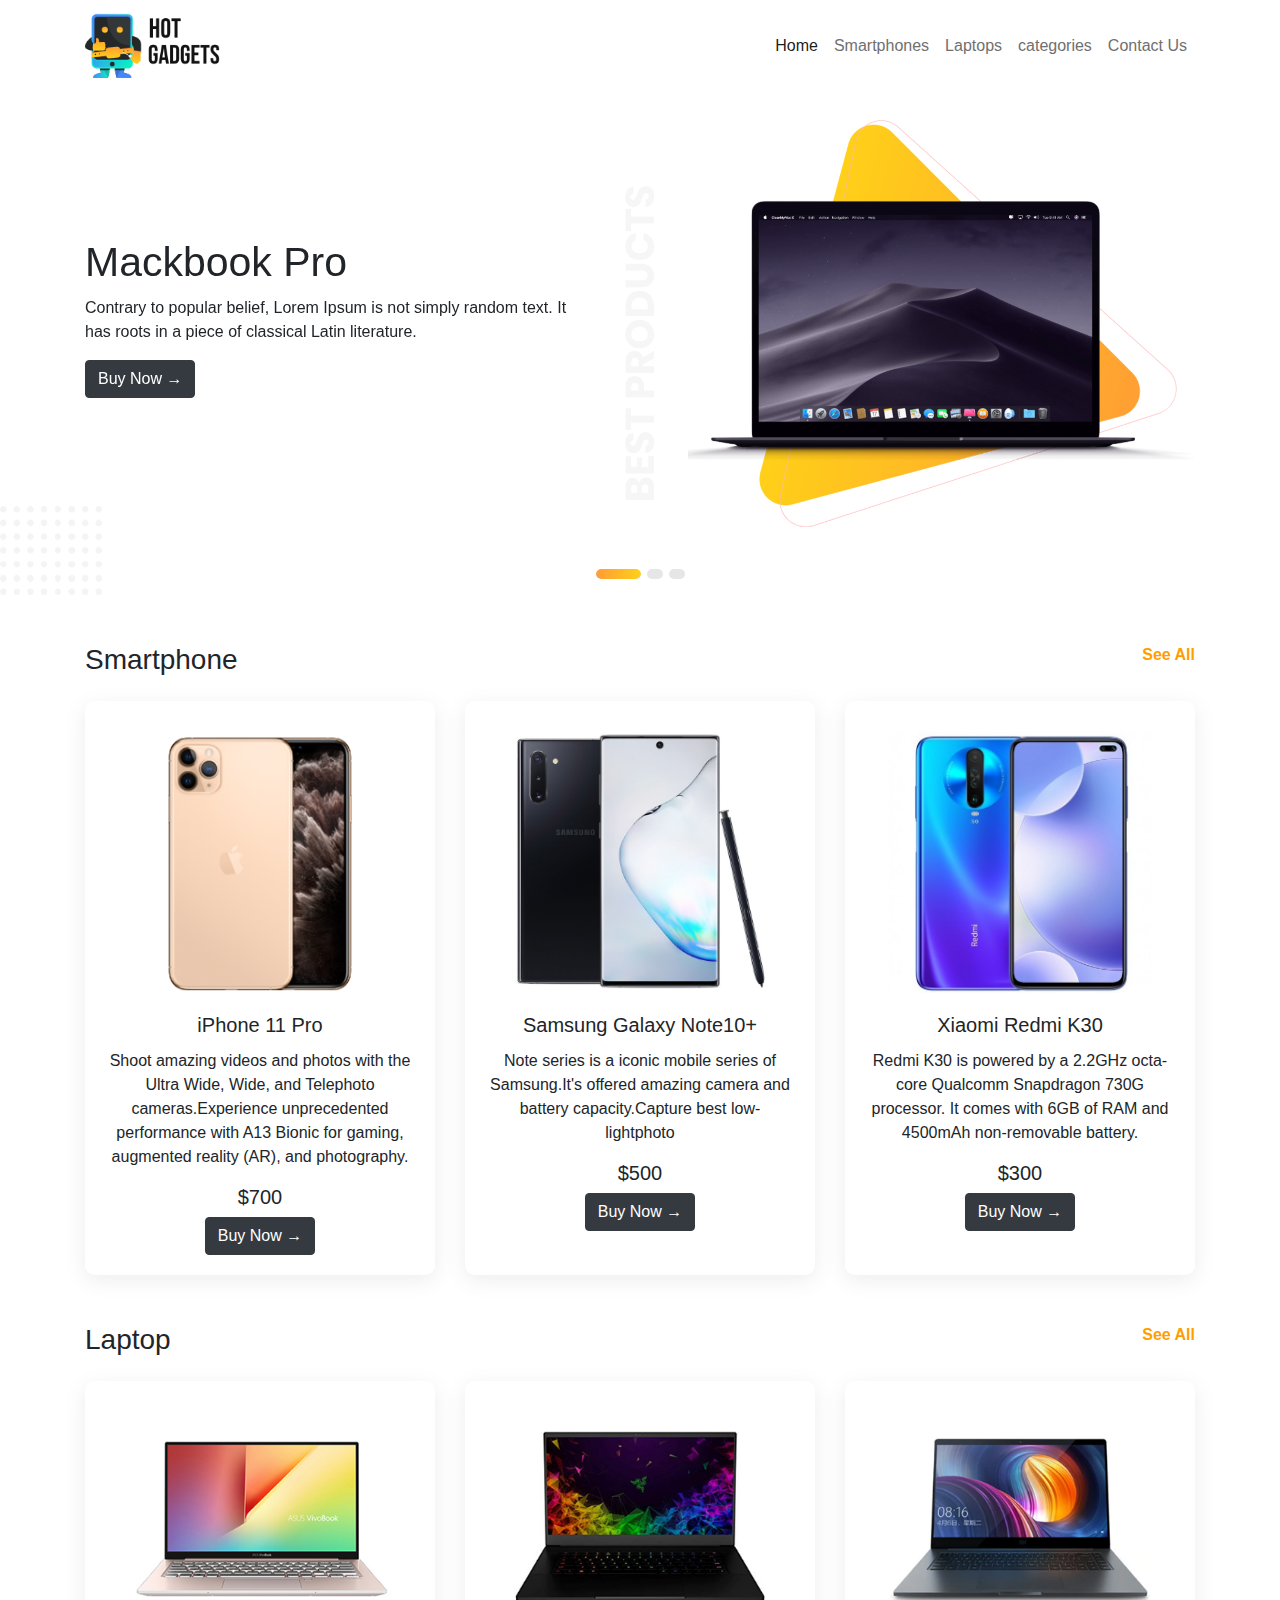
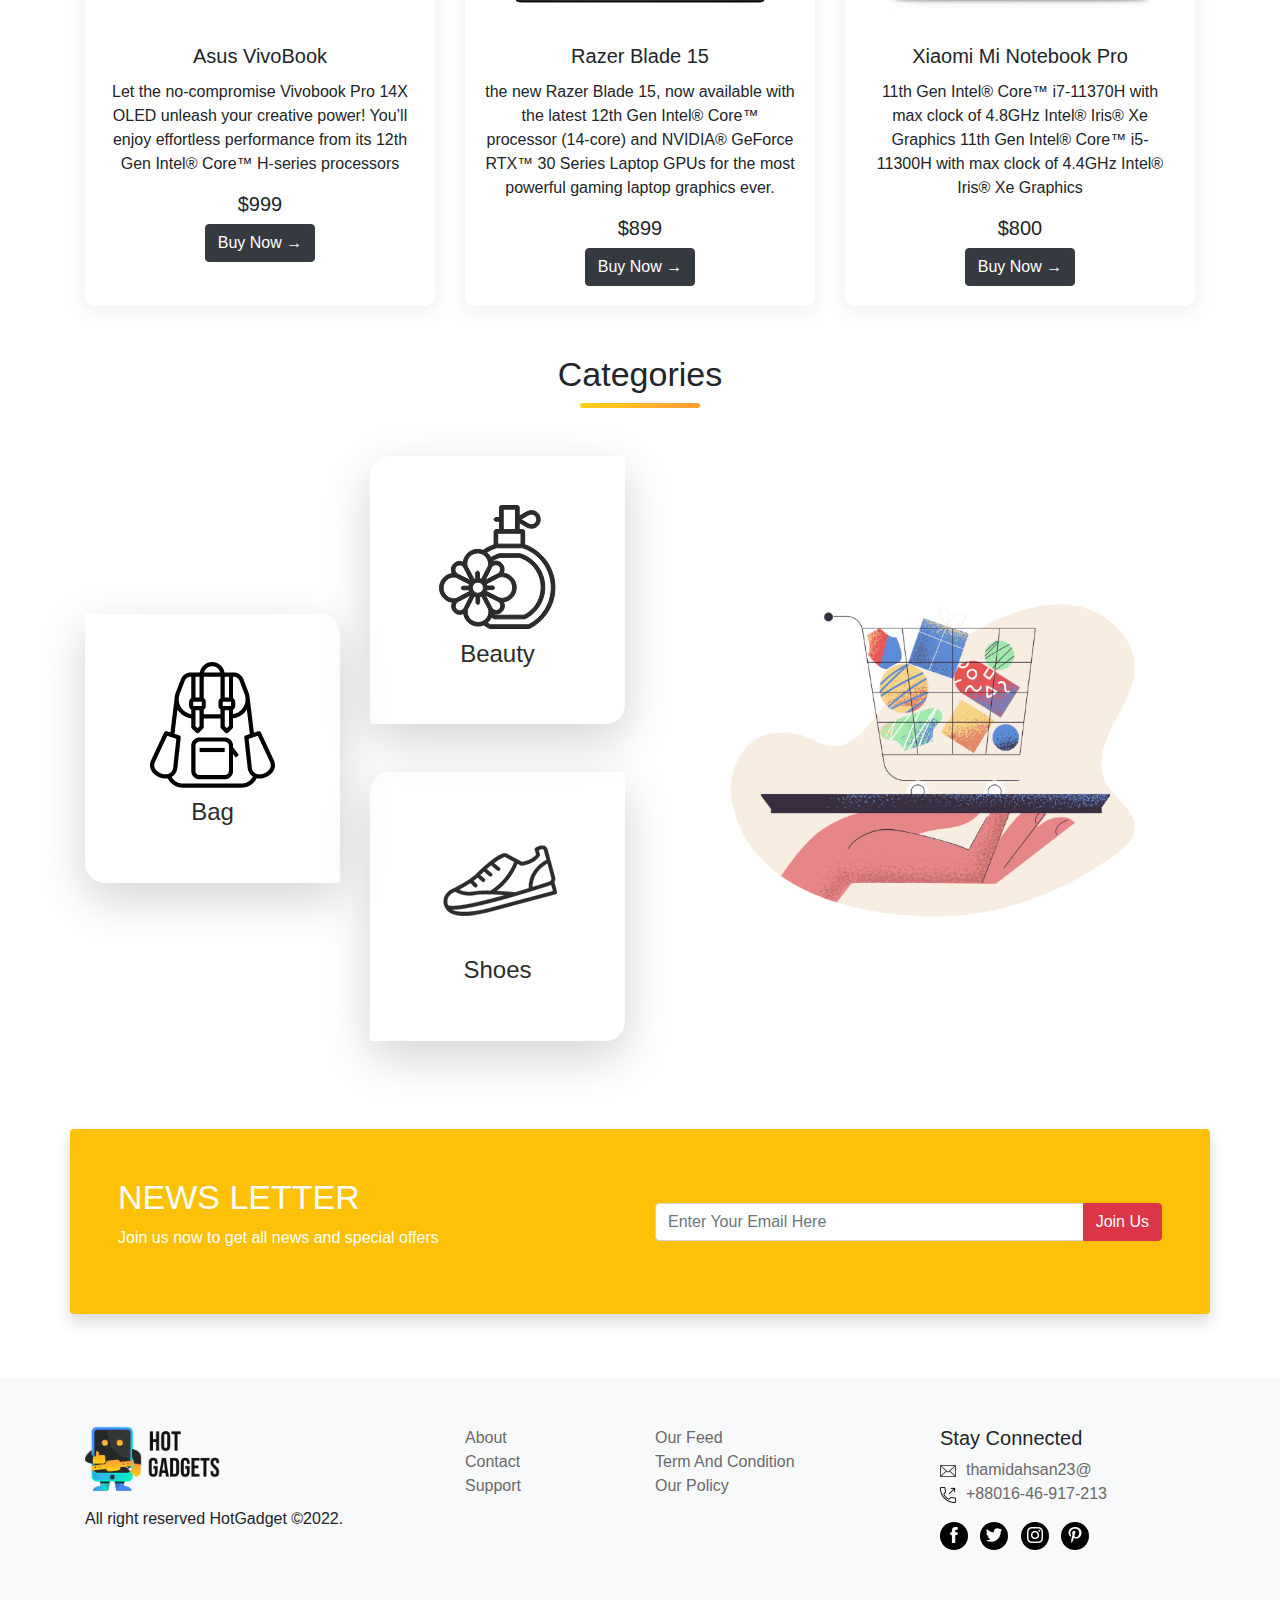
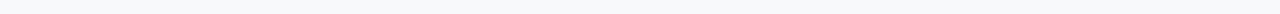
<file: index.html>
<!DOCTYPE html>
<html lang="en">

<head>
    <meta charset="UTF-8">
    <meta name="viewport" content="width=device-width, initial-scale=1.0">
    <title>Hot Gadget - Best e-commerce website in the World</title>
    <link rel="shortcut icon" href="images/icons/Tahmid.jpg" type="image/x-icon">
    <link rel="icon" href="images/icons/favicon.ico" type="image/x-icon">
    <link href="https://fonts.googleapis.com/css?family=Poppins&display=swap" rel="stylesheet">
    <link rel="stylesheet" href="https://stackpath.bootstrapcdn.com/bootstrap/4.4.1/css/bootstrap.min.css" integrity="sha384-Vkoo8x4CGsO3+Hhxv8T/Q5PaXtkKtu6ug5TOeNV6gBiFeWPGFN9MuhOf23Q9Ifjh" crossorigin="anonymous">
    <link href="https://cdn.jsdelivr.net/npm/bootstrap@5.2.3/dist/css/bootstrap.min.css" rel="stylesheet" integrity="sha384-rbsA2VBKQhggwzxH7pPCaAqO46MgnOM80zW1RWuH61DGLwZJEdK2Kadq2F9CUG65" crossorigin="anonymous">
    <link rel="stylesheet" href="style.css">
</head>

<body>
    <nav class="navbar navbar-expand-lg navbar-light bg-white">
        <div class="container">
            <a class="navbar-brand" href="index.html">
                <img src="images/logo.png" alt="Hotgadet Logo">
            </a>
            <button class="navbar-toggler" type="button" data-toggle="collapse" data-target="#navbarNav" aria-controls="navbarNav" aria-expanded="false" aria-label="Toggle navigation">
              <span class="navbar-toggler-icon"></span>
            </button>
            <div class="collapse navbar-collapse" id="navbarNav">
                <ul class="navbar-nav ml-auto">
                    <li class="nav-item active">
                        <a class="nav-link" href="index.html">Home <span class="sr-only">(current)</span></a>
                    </li>
                    <li class="nav-item">
                        <a class="nav-link" href="#smartphone">Smartphones</a>
                    </li>
                    <li class="nav-item">
                        <a class="nav-link" href="#laptop">Laptops</a>
                    </li>
                    <li class="nav-item">
                        <a class="nav-link" href="#category">categories</a>
                    </li>
                    <li class="nav-item">
                        <a class="nav-link" href="#contact-us">Contact Us</a>
                    </li>
                </ul>
            </div>
        </div>

    </nav>

    <section class="banner-section  mb-5">
        <div class="container">
            <div id="carouselExampleIndicators" class="carousel slide" data-ride="carousel">
                <ol class="carousel-indicators">
                    <li data-target="#carouselExampleIndicators" data-slide-to="0" class="active"></li>
                    <li data-target="#carouselExampleIndicators" data-slide-to="1"></li>
                    <li data-target="#carouselExampleIndicators" data-slide-to="2"></li>
                </ol>
                <div class="carousel-inner">
                    <div class="carousel-item active">
                        <div class="row align-items-center">
                            <div class="col-md-6 order-1 order-md-0 pr-md-5">
                                <h1>Mackbook Pro</h1>
                                <p>Contrary to popular belief, Lorem Ipsum is not simply random text. It has roots in a piece of classical Latin literature.
                                </p>
                                <a href="buynow.html">
                                <button class="btn btn-dark">Buy Now →</button>
                            </a>
                            </div>
                            <div class="col-md-6  order-0 order-md-1 pl-md-5">
                                <img src="images/banner-products/product-1.png" class="d-block w-100" alt="...">
                            </div>
                        </div>
                    </div>
                    <div class="carousel-item">
                        <div class="row align-items-center">
                            <div class="col-md-6 order-1 order-md-0 pr-md-5">
                                <h1>Mi Pro Speaker</h1>
                                <p>Contrary to popular belief, Lorem Ipsum is not simply random text. It has roots in a piece of classical Latin literature.
                                </p>
                                <a href="buynow.html">
                                <button class="btn btn-dark">Buy Now →</button>
                            </a>
                            </div>
                            <div class="col-md-6  order-0 order-md-1 pl-md-5">
                                <img src="images/banner-products/slider-1.png" class="d-block w-100" alt="...">
                            </div>
                        </div>
                    </div>
                    <div class="carousel-item">
                        <div class="row align-items-center">
                            <div class="col-md-6 order-1 order-md-0 pr-md-5">
                                <h1>JBL Boombox</h1>
                                <p>Contrary to popular belief, Lorem Ipsum is not simply random text. It has roots in a piece of classical Latin literature.
                                </p>
                                <a href="buynow.html">
                                <button class="btn btn-dark">Buy Now →</button>
                            </a>
                            </div>
                            <div class="col-md-6 order-0 order-md-1 pl-md-5">
                                <img src="images/banner-products/slider-3.png" class="d-block w-100" alt="...">
                            </div>
                        </div>
                    </div>
                </div>

            </div>
        </div>
    </section>


    <section class="product-section" id="smartphone">
        <div class="container mb-5">
            <div class="product-cat-title d-flex justify-content-between mb-3">
                <h3>Smartphone</h3>
                <a href="phone.html">See All</a>
            </div>
            <div class="smartphones text-center">
                <div class="card-deck">
                    <div class="card">
                        <img src="images/phone/phone-2.png" class="card-img-top" alt="...">
                        <div class="card-body">
                            <h5 class="card-title">iPhone 11 Pro</h5>
                            <p class="card-text">Shoot amazing videos and photos with the Ultra Wide, Wide, and Telephoto cameras.Experience unprecedented performance with A13 Bionic for gaming, augmented reality (AR), and photography.</p>
                            <h5>$700</h5>
                            <a href="buynow.html">
                                <button class="btn btn-dark">Buy Now →</button>
                            </a>
                        </div>
                    </div>
                    <div class="card">
                        <img src="images/phone/phone-3.png" class="card-img-top" alt="...">
                        <div class="card-body">
                            <h5 class="card-title">Samsung Galaxy Note10+</h5>
                            <p class="card-text">Note series is a iconic mobile series of Samsung.It's offered amazing camera and battery capacity.Capture best low-lightphoto</p>
                            <h5>$500</h5>
                            <a href="buynow.html">
                                <button class="btn btn-dark">Buy Now →</button>
                            </a>
                        </div>
                    </div>
                    <div class="card">
                        <img src="images/phone/phone-1.png" class="card-img-top" alt="...">
                        <div class="card-body">
                            <h5 class="card-title">Xiaomi Redmi K30</h5>
                            <p class="card-text">Redmi K30 is powered by a 2.2GHz octa-core Qualcomm Snapdragon 730G processor. It comes with 6GB of RAM and 4500mAh non-removable battery.</p>
                            <h5>$300</h5>
                            <a href="buynow.html">
                                <button class="btn btn-dark">Buy Now →</button>
                            </a>
                        </div>
                    </div>
                </div>
            </div>
        </div>

        <div class="container mb-5" id="laptop">
            <div class="product-cat-title d-flex justify-content-between mb-3">
                <h3>Laptop</h3>
                <a href="laptop.html">See All</a>
            </div>
            <div class="laptops text-center">
                <div class="card-deck">
                    <div class="card">
                        <img src="images/laptop/product-1.png" class="card-img-top" alt="...">
                        <div class="card-body">
                            <h5 class="card-title">Asus VivoBook </h5>
                            <p class="card-text">Let the no-compromise Vivobook Pro 14X OLED unleash your creative power! You’ll enjoy effortless performance from its 12th Gen Intel® Core™ H-series processors</p>
                            <h5>$999</h5>
                            <a href="buynow.html">
                                <button class="btn btn-dark">Buy Now →</button>
                            </a>
                        </div>
                    </div>
                    <div class="card">
                        <img src="images/laptop/product-2.png" class="card-img-top" alt="...">
                        <div class="card-body">
                            <h5 class="card-title">Razer Blade 15 </h5>
                            <p class="card-text">the new Razer Blade 15, now available with the latest 12th Gen Intel® Core™ processor (14-core) and NVIDIA® GeForce RTX™ 30 Series Laptop GPUs for the most powerful gaming laptop graphics ever.</p>
                            <h5>$899</h5>
                            <a href="buynow.html">
                                <button class="btn btn-dark">Buy Now →</button>
                            </a>
                        </div>

                    </div>
                    <div class="card">
                        <img src="images/laptop/product-3.png" class="card-img-top" alt="...">
                        <div class="card-body">
                            <h5 class="card-title">Xiaomi Mi Notebook Pro</h5>
                            <p class="card-text">11th Gen Intel® Core™
                                i7-11370H with max clock of 4.8GHz
                                Intel® Iris® Xe Graphics
                                11th Gen Intel® Core™
                                i5-11300H with max clock of 4.4GHz 
                                Intel® Iris® Xe Graphics</p>
                            <h5>$800</h5>
                            <a href="buynow.html">
                                <button class="btn btn-dark">Buy Now →</button>
                            </a>
                        </div>
                    </div>
                </div>
            </div>
         </div>
     </section>

    <section class="category-section mb-5" id="category">
        <div class="container">
            <h2 class="text-center">Categories</h2>
            <span class="color-bar mb-5"></span>

            <div class="row align-items-center">
                <div class="col-md-3 order-3 order-md-0">
                    <div class="single-cat reverse-radious shadow-lg p-5 mb-4">
                        <a href="beg.html">
                            <img class="img-fluid" src="images/Categories/bag.png" alt="">
                            <h4>Bag</h4>
                        </a>
                    </div>
                </div>
                <div class="col-md-3 order-2 order-md-1">
                    <div class="single-cat shadow-lg p-5 mb-4  mb-md-5">
                        <a href="beauty.html">
                            <img class="img-fluid" src="images/Categories/perfume.png" alt="">
                            <h4>Beauty</h4>
                        </a>
                    </div>
                    <div class="single-cat shadow-lg p-5 mb-4">
                        <a href="shoes.html">
                            <img class="img-fluid" src="images/Categories/shoe.png" alt="">
                            <h4>Shoes</h4>
                        </a>
                    </div>
                </div>
                <div class="col-md-6 order-0 order-md-2">
                    <img class="img-fluid" src="images/Categories/pale-order.png" alt="">
                </div>
            </div>
        </div>
    </section>

    <section class="newsletter p-3">
        <div class="container  shadow bg-warning text-white  p-4 p-md-5 rounded ">
            <div class="row justify-content-between align-items-center">
                <div class="col-md-6">
                    <h2>NEWS LETTER</h2>
                    <p>Join us now to get all news and special offers
                    </p>
                </div>
                <div class="col-md-6">
                    <form class="form" action="">
                        <div class="input-group">
                            <input class="form-control" placeholder="Enter Your Email Here" type="text">
                            <div class="input-group-append">
                                <button class="btn btn-danger">Join Us</button>
                            </div>
                        </div>
                    </form>
                </div>
            </div>
        </div>
    </section>


    <footer class="bg-light mt-5" id="contact-us">
        <div class="container py-5">
            <div class="row">
                <div class="col-md-4 order-4 order-md-0">
                    <a href="index.html">
                        <img class="d-none d-md-block" src="images/logo.png" alt="">
                    </a>
                    <p class="mt-3 text-center text-md-left">All right reserved HotGadget ©2022.</p>
                </div>
                <div class="col-6 col-md-2">
                    <ul class="list-unstyled">
                        <li><a href="https://www.facebook.com/thamid.shopnil">About</a></li>
                        <li><a href="https://www.facebook.com/thamid.shopnil">Contact</a></li>
                        <li><a href="https://www.facebook.com/thamid.shopnil">Support</a></li>
                    </ul>
                </div>
                <div class="col-6 col-md-3">
                    <ul class="list-unstyled">
                        <li><a href="https://www.facebook.com/thamid.shopnil">Our Feed</a></li>
                        <li><a href="https://www.facebook.com/thamid.shopnil">Term And Condition</a></li>
                        <li><a href="https://www.facebook.com/thamid.shopnil">Our Policy</a></li>
                    </ul>
                </div>
                <div class="col-md-3 text-center text-md-left">
                    <h5>Stay Connected</h5>
                    <ul class="list-unstyled contact-info">
                        <li><img src="images/icons/email.png" alt=""><a href="mailto:thamidahsan23@gmail.com">thamidahsan23@</a></li>
                        <li><img src="images/icons/call.png" alt=""><a href="tel:8801646917213">+88016-46-917-213</a></li>
                    </ul>
                    <ul class="list-inline social-media">
                        <li class="list-inline-item">
                            <a target="_blank" href="https://www.facebook.com/Tahmid.Ahsan20"><img src="images/icons/facebook.png" alt=""></a>
                        </li>
                        <li class="list-inline-item">
                            <a target="_blank" href="https://twitter.com/"><img src="images/icons/twitter.png" alt=""></a>
                        </li>
                        <li class="list-inline-item">
                            <a target="_blank" href="https://www.instagram.com/tahmid.shopnil/"><img src="images/icons/instagram.png" alt=""></a>
                        </li>
                        <li class="list-inline-item">
                            <a target="_blank" href="https://pinterest.com/"><img src="images/icons/pinterest.png" alt=""></a>
                        </li>
                    </ul>
                </div>
            </div>
        </div>

    </footer>
    <script src="https://code.jquery.com/jquery-3.4.1.slim.min.js" integrity="sha384-J6qa4849blE2+poT4WnyKhv5vZF5SrPo0iEjwBvKU7imGFAV0wwj1yYfoRSJoZ+n" crossorigin="anonymous"></script>
    <script src="https://cdn.jsdelivr.net/npm/popper.js@1.16.0/dist/umd/popper.min.js" integrity="sha384-Q6E9RHvbIyZFJoft+2mJbHaEWldlvI9IOYy5n3zV9zzTtmI3UksdQRVvoxMfooAo" crossorigin="anonymous"></script>
    <script src="https://stackpath.bootstrapcdn.com/bootstrap/4.4.1/js/bootstrap.min.js" integrity="sha384-wfSDF2E50Y2D1uUdj0O3uMBJnjuUD4Ih7YwaYd1iqfktj0Uod8GCExl3Og8ifwB6" crossorigin="anonymous"></script>
    <script src="https://cdn.jsdelivr.net/npm/bootstrap@5.2.3/dist/js/bootstrap.bundle.min.js" integrity="sha384-kenU1KFdBIe4zVF0s0G1M5b4hcpxyD9F7jL+jjXkk+Q2h455rYXK/7HAuoJl+0I4" crossorigin="anonymous"></script>
</body>

</html>
</file>
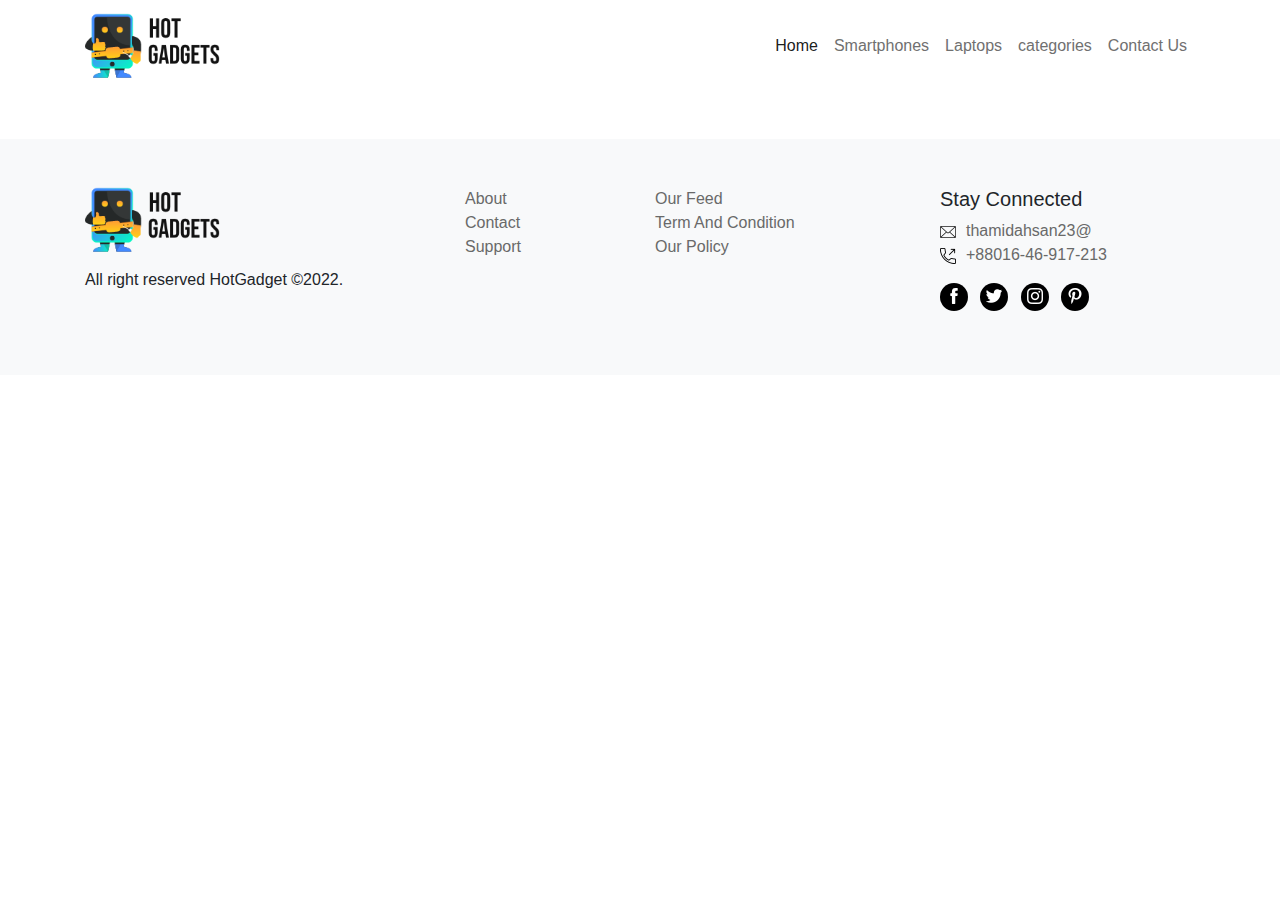
<file: beauty.html>
<!DOCTYPE html>
<html lang="en">
<head>
    <meta charset="UTF-8">
    <meta http-equiv="X-UA-Compatible" content="IE=edge">
    <meta name="viewport" content="width=device-width, initial-scale=1.0">
    <title>Hot Gadget - Best e-commerce website in the World</title>
    <link rel="shortcut icon" href="images/icons/Tahmid.jpg" type="image/x-icon">
    <link rel="icon" href="images/icons/favicon.ico" type="image/x-icon">
    <link href="https://fonts.googleapis.com/css?family=Poppins&display=swap" rel="stylesheet">
    <link rel="stylesheet" href="https://stackpath.bootstrapcdn.com/bootstrap/4.4.1/css/bootstrap.min.css" integrity="sha384-Vkoo8x4CGsO3+Hhxv8T/Q5PaXtkKtu6ug5TOeNV6gBiFeWPGFN9MuhOf23Q9Ifjh" crossorigin="anonymous">
    <link href="https://cdn.jsdelivr.net/npm/bootstrap@5.2.3/dist/css/bootstrap.min.css" rel="stylesheet" integrity="sha384-rbsA2VBKQhggwzxH7pPCaAqO46MgnOM80zW1RWuH61DGLwZJEdK2Kadq2F9CUG65" crossorigin="anonymous">
    <link rel="stylesheet" href="style.css">
</head>
<body>
    <nav class="navbar navbar-expand-lg navbar-light bg-white">
        <div class="container">
            <a class="navbar-brand" href="index.html">
                <img src="images/logo.png" alt="Hotgadet Logo">
            </a>
            <button class="navbar-toggler" type="button" data-toggle="collapse" data-target="#navbarNav" aria-controls="navbarNav" aria-expanded="false" aria-label="Toggle navigation">
              <span class="navbar-toggler-icon"></span>
            </button>
            <div class="collapse navbar-collapse" id="navbarNav">
                <ul class="navbar-nav ml-auto">
                    <li class="nav-item active">
                        <a class="nav-link" href="index.html">Home <span class="sr-only">(current)</span></a>
                    </li>
                    <li class="nav-item">
                        <a class="nav-link" href="#smartphone">Smartphones</a>
                    </li>
                    <li class="nav-item">
                        <a class="nav-link" href="#laptop">Laptops</a>
                    </li>
                    <li class="nav-item">
                        <a class="nav-link" href="#category">categories</a>
                    </li>
                    <li class="nav-item">
                        <a class="nav-link" href="#contact-us">Contact Us</a>
                    </li>
                </ul>
            </div>
        </div>

    </nav>








    <footer class="bg-light mt-5" id="contact-us">
        <div class="container py-5">
            <div class="row">
                <div class="col-md-4 order-4 order-md-0">
                    <a href="index.html">
                        <img class="d-none d-md-block" src="images/logo.png" alt="">
                    </a>
                    <p class="mt-3 text-center text-md-left">All right reserved HotGadget ©2022.</p>
                </div>
                <div class="col-6 col-md-2">
                    <ul class="list-unstyled">
                        <li><a href="https://www.facebook.com/thamid.shopnil">About</a></li>
                        <li><a href="https://www.facebook.com/thamid.shopnil">Contact</a></li>
                        <li><a href="https://www.facebook.com/thamid.shopnil">Support</a></li>
                    </ul>
                </div>
                <div class="col-6 col-md-3">
                    <ul class="list-unstyled">
                        <li><a href="https://www.facebook.com/thamid.shopnil">Our Feed</a></li>
                        <li><a href="https://www.facebook.com/thamid.shopnil">Term And Condition</a></li>
                        <li><a href="https://www.facebook.com/thamid.shopnil">Our Policy</a></li>
                    </ul>
                </div>
                <div class="col-md-3 text-center text-md-left">
                    <h5>Stay Connected</h5>
                    <ul class="list-unstyled contact-info">
                        <li><img src="images/icons/email.png" alt=""><a href="mailto:thamidahsan23@gmail.com">thamidahsan23@</a></li>
                        <li><img src="images/icons/call.png" alt=""><a href="tel:8801646917213">+88016-46-917-213</a></li>
                    </ul>
                    <ul class="list-inline social-media">
                        <li class="list-inline-item">
                            <a target="_blank" href="https://www.facebook.com/thamid.shopnil"><img src="images/icons/facebook.png" alt=""></a>
                        </li>
                        <li class="list-inline-item">
                            <a target="_blank" href="https://twitter.com/"><img src="images/icons/twitter.png" alt=""></a>
                        </li>
                        <li class="list-inline-item">
                            <a target="_blank" href="https://www.instagram.com/tahmid.shopnil/"><img src="images/icons/instagram.png" alt=""></a>
                        </li>
                        <li class="list-inline-item">
                            <a target="_blank" href="https://pinterest.com/"><img src="images/icons/pinterest.png" alt=""></a>
                        </li>
                    </ul>
                </div>
            </div>
        </div>

    </footer>



    <script src="https://code.jquery.com/jquery-3.4.1.slim.min.js" integrity="sha384-J6qa4849blE2+poT4WnyKhv5vZF5SrPo0iEjwBvKU7imGFAV0wwj1yYfoRSJoZ+n" crossorigin="anonymous"></script>
    <script src="https://cdn.jsdelivr.net/npm/popper.js@1.16.0/dist/umd/popper.min.js" integrity="sha384-Q6E9RHvbIyZFJoft+2mJbHaEWldlvI9IOYy5n3zV9zzTtmI3UksdQRVvoxMfooAo" crossorigin="anonymous"></script>
    <script src="https://stackpath.bootstrapcdn.com/bootstrap/4.4.1/js/bootstrap.min.js" integrity="sha384-wfSDF2E50Y2D1uUdj0O3uMBJnjuUD4Ih7YwaYd1iqfktj0Uod8GCExl3Og8ifwB6" crossorigin="anonymous"></script>
    <script src="https://cdn.jsdelivr.net/npm/bootstrap@5.2.3/dist/js/bootstrap.bundle.min.js" integrity="sha384-kenU1KFdBIe4zVF0s0G1M5b4hcpxyD9F7jL+jjXkk+Q2h455rYXK/7HAuoJl+0I4" crossorigin="anonymous"></script>
</body>
</html>
</file>
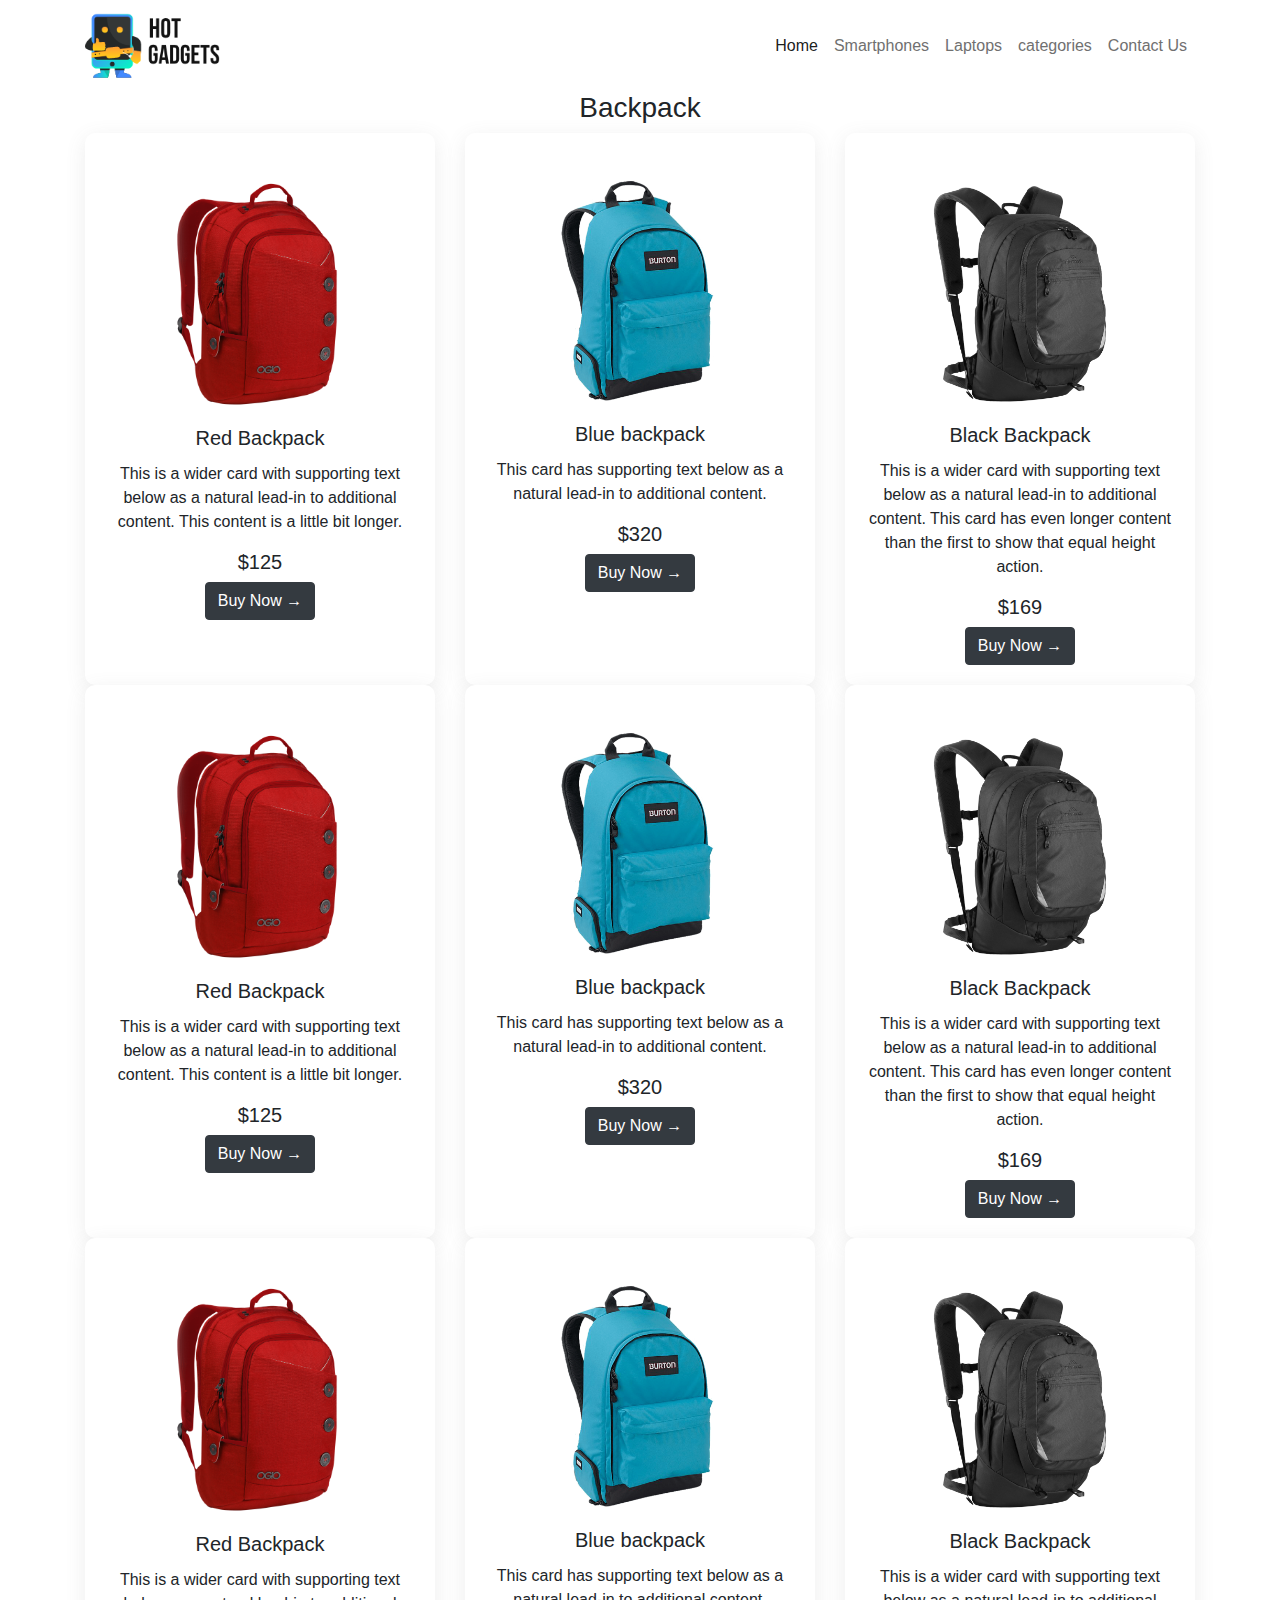
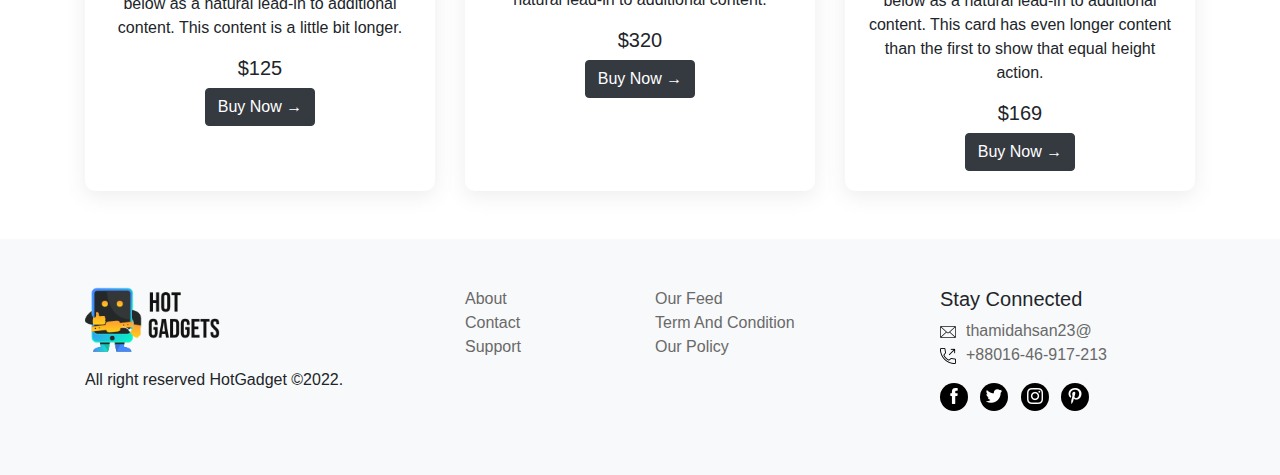
<file: beg.html>
<!DOCTYPE html>
<html lang="en">
<head>
    <meta charset="UTF-8">
    <meta http-equiv="X-UA-Compatible" content="IE=edge">
    <meta name="viewport" content="width=device-width, initial-scale=1.0">
    <title>Hot Gadget - Best e-commerce website in the World</title>
    <link rel="shortcut icon" href="images/icons/Tahmid.jpg" type="image/x-icon">
    <link rel="icon" href="images/icons/favicon.ico" type="image/x-icon">
    <link href="https://fonts.googleapis.com/css?family=Poppins&display=swap" rel="stylesheet">
    <link rel="stylesheet" href="https://stackpath.bootstrapcdn.com/bootstrap/4.4.1/css/bootstrap.min.css" integrity="sha384-Vkoo8x4CGsO3+Hhxv8T/Q5PaXtkKtu6ug5TOeNV6gBiFeWPGFN9MuhOf23Q9Ifjh" crossorigin="anonymous">
    <link href="https://cdn.jsdelivr.net/npm/bootstrap@5.2.3/dist/css/bootstrap.min.css" rel="stylesheet" integrity="sha384-rbsA2VBKQhggwzxH7pPCaAqO46MgnOM80zW1RWuH61DGLwZJEdK2Kadq2F9CUG65" crossorigin="anonymous">
    <link rel="stylesheet" href="style.css">
</head>
<body>
    <nav class="navbar navbar-expand-lg navbar-light bg-white">
        <div class="container">
            <a class="navbar-brand" href="index.html">
                <img src="images/logo.png" alt="Hotgadet Logo">
            </a>
            <button class="navbar-toggler" type="button" data-toggle="collapse" data-target="#navbarNav" aria-controls="navbarNav" aria-expanded="false" aria-label="Toggle navigation">
              <span class="navbar-toggler-icon"></span>
            </button>
            <div class="collapse navbar-collapse" id="navbarNav">
                <ul class="navbar-nav ml-auto">
                    <li class="nav-item active">
                        <a class="nav-link" href="index.html">Home <span class="sr-only">(current)</span></a>
                    </li>
                    <li class="nav-item">
                        <a class="nav-link" href="#smartphone">Smartphones</a>
                    </li>
                    <li class="nav-item">
                        <a class="nav-link" href="#laptop">Laptops</a>
                    </li>
                    <li class="nav-item">
                        <a class="nav-link" href="#category">categories</a>
                    </li>
                    <li class="nav-item">
                        <a class="nav-link" href="#contact-us">Contact Us</a>
                    </li>
                </ul>
            </div>
        </div>

    </nav>

   <section>
    <div class="container text-center" id="backpack">
        <div class="d-flex justify-content-center">
            <h3>Backpack</h3>
        </div>
        <div class="row row-cols-1 row-cols-md-3 g-4">
            <div class="col">
              <div class="card h-100">
                <img src="images/bags/bag-1.png" class="card-img-top" alt="...">
                <div class="card-body">
                  <h5 class="card-title">Red Backpack</h5>
                  <p class="card-text">This is a wider card with supporting text below as a natural lead-in to additional content. This content is a little bit longer.</p>
                  <h5>$125</h5>
                  <a href="buynow.html">
                    <button class="btn btn-dark">Buy Now →</button>
                </a>
                </div>
              </div>
            </div>
            <div class="col ">
                <div class="card h-100">
                    <img src="images/bags/bag-2.png" class="card-img-top" alt="...">
                    <div class="card-body">
                    <h5 class="card-title">Blue backpack</h5>
                    <p class="card-text">This card has supporting text below as a natural lead-in to additional content.</p>
                    <h5>$320</h5>
                    <a href="buynow.html">
                        <button class="btn btn-dark">Buy Now →</button>
                    </a>
                    </div>
                
                </div>
            </div>
            <div class="col">
              <div class="card h-100">
                <img src="images/bags/bag-3.png" class="card-img-top" alt="...">
                <div class="card-body">
                  <h5 class="card-title">Black Backpack</h5>
                  
                  <p class="card-text">This is a wider card with supporting text below as a natural lead-in to additional content. This card has even longer content than the first to show that equal height action.</p>
                  <h5>$169</h5>
                  <a href="buynow.html">
                    <button class="btn btn-dark">Buy Now →</button>
                </a>
                </div>
              </div>
            </div>
          </div>
    </div>

    <div class="container text-center" id="backpack">
        <div class="row row-cols-1 row-cols-md-3 g-4">
            <div class="col">
              <div class="card h-100">
                <img src="images/bags/bag-1.png" class="card-img-top" alt="...">
                <div class="card-body">
                  <h5 class="card-title">Red Backpack</h5>
                  <p class="card-text">This is a wider card with supporting text below as a natural lead-in to additional content. This content is a little bit longer.</p>
                  <h5>$125</h5>
                  <a href="buynow.html">
                    <button class="btn btn-dark">Buy Now →</button>
                </a>
                </div>
              </div>
            </div>
            <div class="col ">
                <div class="card h-100">
                    <img src="images/bags/bag-2.png" class="card-img-top" alt="...">
                    <div class="card-body">
                    <h5 class="card-title">Blue backpack</h5>
                    <p class="card-text">This card has supporting text below as a natural lead-in to additional content.</p>
                    <h5>$320</h5>
                    <a href="buynow.html">
                        <button class="btn btn-dark">Buy Now →</button>
                    </a>
                    </div>
                
                </div>
            </div>
            <div class="col">
              <div class="card h-100">
                <img src="images/bags/bag-3.png" class="card-img-top" alt="...">
                <div class="card-body">
                  <h5 class="card-title">Black Backpack</h5>
                  
                  <p class="card-text">This is a wider card with supporting text below as a natural lead-in to additional content. This card has even longer content than the first to show that equal height action.</p>
                  <h5>$169</h5>
                  <a href="buynow.html">
                    <button class="btn btn-dark">Buy Now →</button>
                </a>
                </div>
              </div>
            </div>
          </div>
    </div>
    <div class="container text-center" id="backpack">
        <div class="row row-cols-1 row-cols-md-3 g-4">
            <div class="col">
              <div class="card h-100">
                <img src="images/bags/bag-1.png" class="card-img-top" alt="...">
                <div class="card-body">
                  <h5 class="card-title">Red Backpack</h5>
                  <p class="card-text">This is a wider card with supporting text below as a natural lead-in to additional content. This content is a little bit longer.</p>
                  <h5>$125</h5>
                  <a href="buynow.html">
                    <button class="btn btn-dark">Buy Now →</button>
                </a>
                </div>
              </div>
            </div>
            <div class="col ">
                <div class="card h-100">
                    <img src="images/bags/bag-2.png" class="card-img-top" alt="...">
                    <div class="card-body">
                    <h5 class="card-title">Blue backpack</h5>
                    <p class="card-text">This card has supporting text below as a natural lead-in to additional content.</p>
                    <h5>$320</h5>
                    <a href="buynow.html">
                        <button class="btn btn-dark">Buy Now →</button>
                    </a>
                    </div>
                
                </div>
            </div>
            <div class="col">
              <div class="card h-100">
                <img src="images/bags/bag-3.png" class="card-img-top" alt="...">
                <div class="card-body">
                  <h5 class="card-title">Black Backpack</h5>
                  
                  <p class="card-text">This is a wider card with supporting text below as a natural lead-in to additional content. This card has even longer content than the first to show that equal height action.</p>
                  <h5>$169</h5>
                  <a href="buynow.html">
                    <button class="btn btn-dark">Buy Now →</button>
                </a>
                </div>
              </div>
            </div>
          </div>
    </div>
   </section>






    <footer class="bg-light mt-5" id="contact-us">
        <div class="container py-5">
            <div class="row">
                <div class="col-md-4 order-4 order-md-0">
                    <a href="index.html">
                        <img class="d-none d-md-block" src="images/logo.png" alt="">
                    </a>
                    <p class="mt-3 text-center text-md-left">All right reserved HotGadget ©2022.</p>
                </div>
                <div class="col-6 col-md-2">
                    <ul class="list-unstyled">
                        <li><a href="https://www.facebook.com/thamid.shopnil">About</a></li>
                        <li><a href="https://www.facebook.com/thamid.shopnil">Contact</a></li>
                        <li><a href="https://www.facebook.com/thamid.shopnil">Support</a></li>
                    </ul>
                </div>
                <div class="col-6 col-md-3">
                    <ul class="list-unstyled">
                        <li><a href="https://www.facebook.com/thamid.shopnil">Our Feed</a></li>
                        <li><a href="https://www.facebook.com/thamid.shopnil">Term And Condition</a></li>
                        <li><a href="https://www.facebook.com/thamid.shopnil">Our Policy</a></li>
                    </ul>
                </div>
                <div class="col-md-3 text-center text-md-left">
                    <h5>Stay Connected</h5>
                    <ul class="list-unstyled contact-info">
                        <li><img src="images/icons/email.png" alt=""><a href="mailto:thamidahsan23@gmail.com">thamidahsan23@</a></li>
                        <li><img src="images/icons/call.png" alt=""><a href="tel:8801646917213">+88016-46-917-213</a></li>
                    </ul>
                    <ul class="list-inline social-media">
                        <li class="list-inline-item">
                            <a target="_blank" href="https://www.facebook.com/thamid.shopnil"><img src="images/icons/facebook.png" alt=""></a>
                        </li>
                        <li class="list-inline-item">
                            <a target="_blank" href="https://twitter.com/"><img src="images/icons/twitter.png" alt=""></a>
                        </li>
                        <li class="list-inline-item">
                            <a target="_blank" href="https://www.instagram.com/tahmid.shopnil/"><img src="images/icons/instagram.png" alt=""></a>
                        </li>
                        <li class="list-inline-item">
                            <a target="_blank" href="https://pinterest.com/"><img src="images/icons/pinterest.png" alt=""></a>
                        </li>
                    </ul>
                </div>
            </div>
        </div>

    </footer>



    <script src="https://code.jquery.com/jquery-3.4.1.slim.min.js" integrity="sha384-J6qa4849blE2+poT4WnyKhv5vZF5SrPo0iEjwBvKU7imGFAV0wwj1yYfoRSJoZ+n" crossorigin="anonymous"></script>
    <script src="https://cdn.jsdelivr.net/npm/popper.js@1.16.0/dist/umd/popper.min.js" integrity="sha384-Q6E9RHvbIyZFJoft+2mJbHaEWldlvI9IOYy5n3zV9zzTtmI3UksdQRVvoxMfooAo" crossorigin="anonymous"></script>
    <script src="https://stackpath.bootstrapcdn.com/bootstrap/4.4.1/js/bootstrap.min.js" integrity="sha384-wfSDF2E50Y2D1uUdj0O3uMBJnjuUD4Ih7YwaYd1iqfktj0Uod8GCExl3Og8ifwB6" crossorigin="anonymous"></script>
    <script src="https://cdn.jsdelivr.net/npm/bootstrap@5.2.3/dist/js/bootstrap.bundle.min.js" integrity="sha384-kenU1KFdBIe4zVF0s0G1M5b4hcpxyD9F7jL+jjXkk+Q2h455rYXK/7HAuoJl+0I4" crossorigin="anonymous"></script>
</body>
</html>
</file>
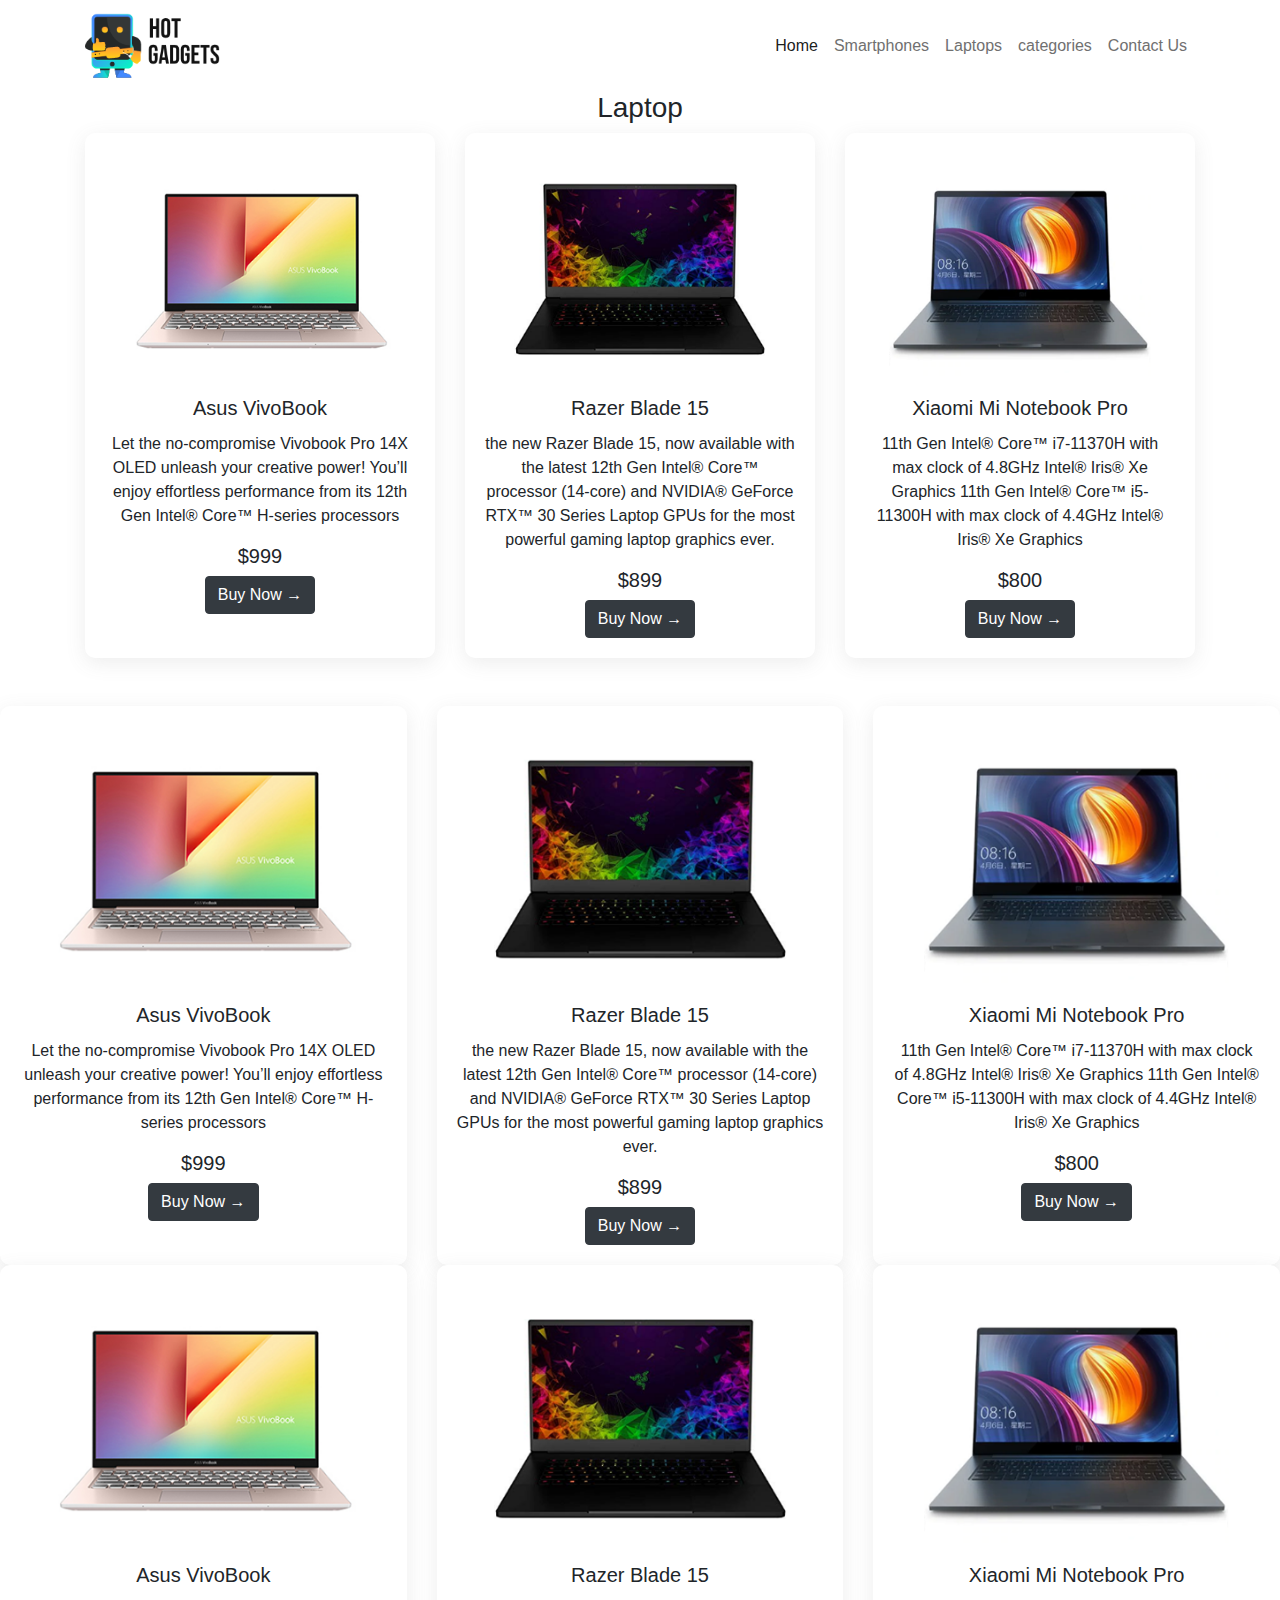
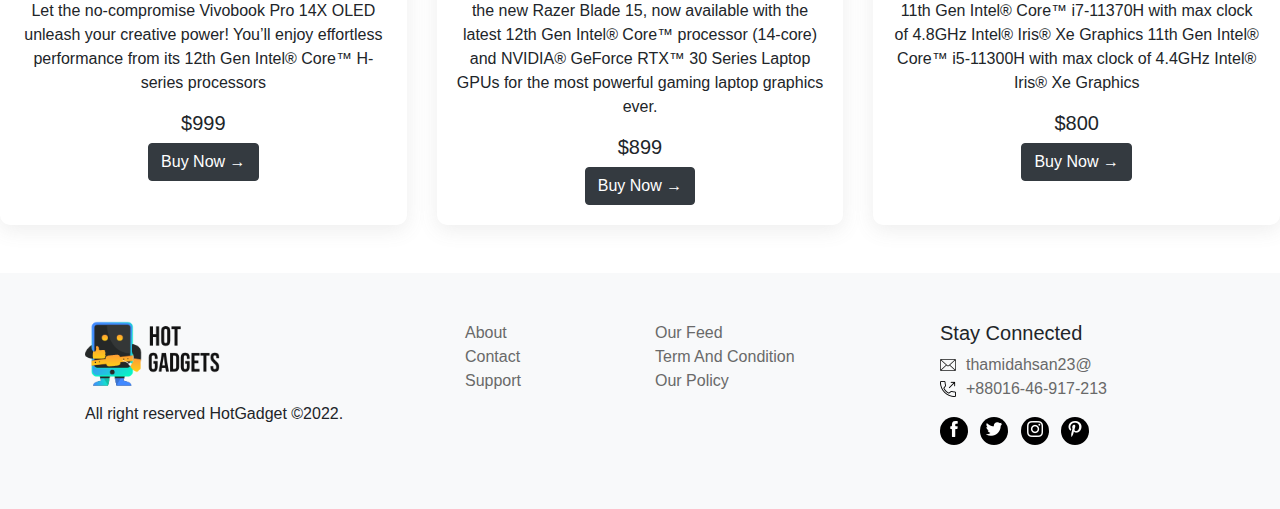
<file: laptop.html>
<!DOCTYPE html>
<html lang="en">
<head>
    <meta charset="UTF-8">
    <meta http-equiv="X-UA-Compatible" content="IE=edge">
    <meta name="viewport" content="width=device-width, initial-scale=1.0">
    <title>Hot Gadget - Best e-commerce website in the World</title>

    <link rel="shortcut icon" href="images/icons/Tahmid.jpg" type="image/x-icon">
    <link rel="icon" href="images/icons/favicon.ico" type="image/x-icon">
    <link href="https://fonts.googleapis.com/css?family=Poppins&display=swap" rel="stylesheet">
    <link rel="stylesheet" href="https://stackpath.bootstrapcdn.com/bootstrap/4.4.1/css/bootstrap.min.css" integrity="sha384-Vkoo8x4CGsO3+Hhxv8T/Q5PaXtkKtu6ug5TOeNV6gBiFeWPGFN9MuhOf23Q9Ifjh" crossorigin="anonymous">
    <link href="https://cdn.jsdelivr.net/npm/bootstrap@5.2.3/dist/css/bootstrap.min.css" rel="stylesheet" integrity="sha384-rbsA2VBKQhggwzxH7pPCaAqO46MgnOM80zW1RWuH61DGLwZJEdK2Kadq2F9CUG65" crossorigin="anonymous">
    <link rel="stylesheet" href="style.css">
</head>
<body>
  <section>
      <nav class="navbar navbar-expand-lg navbar-light bg-white">
        <div class="container">
            <a class="navbar-brand" href="index.html">
                <img src="images/logo.png" alt="Hotgadet Logo">
            </a>
            <button class="navbar-toggler" type="button" data-toggle="collapse" data-target="#navbarNav" aria-controls="navbarNav" aria-expanded="false" aria-label="Toggle navigation">
              <span class="navbar-toggler-icon"></span>
            </button>
            <div class="collapse navbar-collapse" id="navbarNav">
                <ul class="navbar-nav ml-auto">
                    <li class="nav-item active">
                        <a class="nav-link" href="index.html">Home <span class="sr-only">(current)</span></a>
                    </li>
                    <li class="nav-item">
                        <a class="nav-link" href="index.html">Smartphones</a>
                    </li>
                    <li class="nav-item">
                        <a class="nav-link" href="index.html">Laptops</a>
                    </li>
                    <li class="nav-item">
                        <a class="nav-link" href="index.html">categories</a>
                    </li>
                    <li class="nav-item">
                        <a class="nav-link" href="index.html">Contact Us</a>
                    </li>
                </ul>
            </div>
        </div>
  
  </nav>
    </section>

    <section class="product-section">
      <div class="container mb-5" id="laptop">
        <div class="text-center">
            <h3>Laptop</h3>
        </div>
        <div class="laptops text-center">
            <div class="card-deck">
                <div class="card">
                    <img src="images/laptop/product-1.png" class="card-img-top" alt="...">
                    <div class="card-body">
                        <h5 class="card-title">Asus VivoBook </h5>
                        <p class="card-text">Let the no-compromise Vivobook Pro 14X OLED unleash your creative power! You’ll enjoy effortless performance from its 12th Gen Intel® Core™ H-series processors</p>
                        <h5>$999</h5>
                        <a href="buynow.html">
                                <button class="btn btn-dark">Buy Now →</button>
                            </a>
                    </div>
                </div>
                <div class="card">
                    <img src="images/laptop/product-2.png" class="card-img-top" alt="...">
                    <div class="card-body">
                        <h5 class="card-title">Razer Blade 15 </h5>
                        <p class="card-text">the new Razer Blade 15, now available with the latest 12th Gen Intel® Core™ processor (14-core) and NVIDIA® GeForce RTX™ 30 Series Laptop GPUs for the most powerful gaming laptop graphics ever.</p>
                        <h5>$899</h5>
                        <a href="buynow.html">
                                <button class="btn btn-dark">Buy Now →</button>
                            </a>
                    </div>

                </div>
                <div class="card">
                    <img src="images/laptop/product-3.png" class="card-img-top" alt="...">
                    <div class="card-body">
                        <h5 class="card-title">Xiaomi Mi Notebook Pro</h5>
                        <p class="card-text">11th Gen Intel® Core™
                            i7-11370H with max clock of 4.8GHz
                            Intel® Iris® Xe Graphics
                            11th Gen Intel® Core™
                            i5-11300H with max clock of 4.4GHz 
                            Intel® Iris® Xe Graphics</p>
                        <h5>$800</h5>
                        <a href="buynow.html">
                                <button class="btn btn-dark">Buy Now →</button>
                            </a>
                    </div>
                </div>
            </div>
        </div>
     </div>
     
        <div class="laptops text-center">
            <div class="card-deck">
                <div class="card">
                    <img src="images/laptop/product-1.png" class="card-img-top" alt="...">
                    <div class="card-body">
                        <h5 class="card-title">Asus VivoBook </h5>
                        <p class="card-text">Let the no-compromise Vivobook Pro 14X OLED unleash your creative power! You’ll enjoy effortless performance from its 12th Gen Intel® Core™ H-series processors</p>
                        <h5>$999</h5>
                        <a href="buynow.html">
                                <button class="btn btn-dark">Buy Now →</button>
                            </a>
                    </div>
                </div>
                <div class="card">
                    <img src="images/laptop/product-2.png" class="card-img-top" alt="...">
                    <div class="card-body">
                        <h5 class="card-title">Razer Blade 15 </h5>
                        <p class="card-text">the new Razer Blade 15, now available with the latest 12th Gen Intel® Core™ processor (14-core) and NVIDIA® GeForce RTX™ 30 Series Laptop GPUs for the most powerful gaming laptop graphics ever.</p>
                        <h5>$899</h5>
                        <a href="buynow.html">
                                <button class="btn btn-dark">Buy Now →</button>
                            </a>
                    </div>

                </div>
                <div class="card">
                    <img src="images/laptop/product-3.png" class="card-img-top" alt="...">
                    <div class="card-body">
                        <h5 class="card-title">Xiaomi Mi Notebook Pro</h5>
                        <p class="card-text">11th Gen Intel® Core™
                            i7-11370H with max clock of 4.8GHz
                            Intel® Iris® Xe Graphics
                            11th Gen Intel® Core™
                            i5-11300H with max clock of 4.4GHz 
                            Intel® Iris® Xe Graphics</p>
                        <h5>$800</h5>
                        <a href="buynow.html">
                                <button class="btn btn-dark">Buy Now →</button>
                            </a>
                    </div>
                </div>
            </div>
        </div>
        <div class="laptops text-center">
          <div class="card-deck">
              <div class="card">
                  <img src="images/laptop/product-1.png" class="card-img-top" alt="...">
                  <div class="card-body">
                      <h5 class="card-title">Asus VivoBook </h5>
                      <p class="card-text">Let the no-compromise Vivobook Pro 14X OLED unleash your creative power! You’ll enjoy effortless performance from its 12th Gen Intel® Core™ H-series processors</p>
                      <h5>$999</h5>
                      <a href="buynow.html">
                                <button class="btn btn-dark">Buy Now →</button>
                            </a>
                  </div>
              </div>
              <div class="card">
                  <img src="images/laptop/product-2.png" class="card-img-top" alt="...">
                  <div class="card-body">
                      <h5 class="card-title">Razer Blade 15 </h5>
                      <p class="card-text">the new Razer Blade 15, now available with the latest 12th Gen Intel® Core™ processor (14-core) and NVIDIA® GeForce RTX™ 30 Series Laptop GPUs for the most powerful gaming laptop graphics ever.</p>
                      <h5>$899</h5>
                      <a href="buynow.html">
                                <button class="btn btn-dark">Buy Now →</button>
                            </a>
                  </div>

              </div>
              <div class="card">
                  <img src="images/laptop/product-3.png" class="card-img-top" alt="...">
                  <div class="card-body">
                      <h5 class="card-title">Xiaomi Mi Notebook Pro</h5>
                      <p class="card-text">11th Gen Intel® Core™
                          i7-11370H with max clock of 4.8GHz
                          Intel® Iris® Xe Graphics
                          11th Gen Intel® Core™
                          i5-11300H with max clock of 4.4GHz 
                          Intel® Iris® Xe Graphics</p>
                      <h5>$800</h5>
                      <a href="buynow.html">
                                <button class="btn btn-dark">Buy Now →</button>
                            </a>
                  </div>
              </div>
          </div>
      </div>
    </section>

    <footer class="bg-light mt-5" id="contact-us">
      <div class="container py-5">
          <div class="row">
              <div class="col-md-4 order-4 order-md-0">
                  <a href="index.html">
                      <img class="d-none d-md-block" src="images/logo.png" alt="">
                  </a>
                  <p class="mt-3 text-center text-md-left">All right reserved HotGadget ©2022.</p>
              </div>
              <div class="col-6 col-md-2">
                  <ul class="list-unstyled">
                      <li><a href="https://www.facebook.com/thamid.shopnil">About</a></li>
                      <li><a href="https://www.facebook.com/thamid.shopnil">Contact</a></li>
                      <li><a href="https://www.facebook.com/thamid.shopnil">Support</a></li>
                  </ul>
              </div>
              <div class="col-6 col-md-3">
                  <ul class="list-unstyled">
                      <li><a href="https://www.facebook.com/thamid.shopnil">Our Feed</a></li>
                      <li><a href="https://www.facebook.com/thamid.shopnil">Term And Condition</a></li>
                      <li><a href="https://www.facebook.com/thamid.shopnil">Our Policy</a></li>
                  </ul>
              </div>
              <div class="col-md-3 text-center text-md-left">
                  <h5>Stay Connected</h5>
                  <ul class="list-unstyled contact-info">
                      <li><img src="images/icons/email.png" alt=""><a href="mailto:thamidahsan23@gmail.com">thamidahsan23@</a></li>
                      <li><img src="images/icons/call.png" alt=""><a href="tel:8801646917213">+88016-46-917-213</a></li>
                  </ul>
                  <ul class="list-inline social-media">
                      <li class="list-inline-item">
                          <a target="_blank" href="https://www.facebook.com/thamid.shopnil"><img src="images/icons/facebook.png" alt=""></a>
                      </li>
                      <li class="list-inline-item">
                          <a target="_blank" href="https://twitter.com/"><img src="images/icons/twitter.png" alt=""></a>
                      </li>
                      <li class="list-inline-item">
                          <a target="_blank" href="https://www.instagram.com/tahmid.shopnil/"><img src="images/icons/instagram.png" alt=""></a>
                      </li>
                      <li class="list-inline-item">
                          <a target="_blank" href="https://pinterest.com/"><img src="images/icons/pinterest.png" alt=""></a>
                      </li>
                  </ul>
              </div>
              
          </div>
      </div>

  </footer>
    
    <script src="https://code.jquery.com/jquery-3.4.1.slim.min.js" integrity="sha384-J6qa4849blE2+poT4WnyKhv5vZF5SrPo0iEjwBvKU7imGFAV0wwj1yYfoRSJoZ+n" crossorigin="anonymous"></script>
    <script src="https://cdn.jsdelivr.net/npm/popper.js@1.16.0/dist/umd/popper.min.js" integrity="sha384-Q6E9RHvbIyZFJoft+2mJbHaEWldlvI9IOYy5n3zV9zzTtmI3UksdQRVvoxMfooAo" crossorigin="anonymous"></script>
    <script src="https://stackpath.bootstrapcdn.com/bootstrap/4.4.1/js/bootstrap.min.js" integrity="sha384-wfSDF2E50Y2D1uUdj0O3uMBJnjuUD4Ih7YwaYd1iqfktj0Uod8GCExl3Og8ifwB6" crossorigin="anonymous"></script>
    <script src="https://cdn.jsdelivr.net/npm/bootstrap@5.2.3/dist/js/bootstrap.bundle.min.js" integrity="sha384-kenU1KFdBIe4zVF0s0G1M5b4hcpxyD9F7jL+jjXkk+Q2h455rYXK/7HAuoJl+0I4" crossorigin="anonymous"></script>
</body>
</html>
</file>
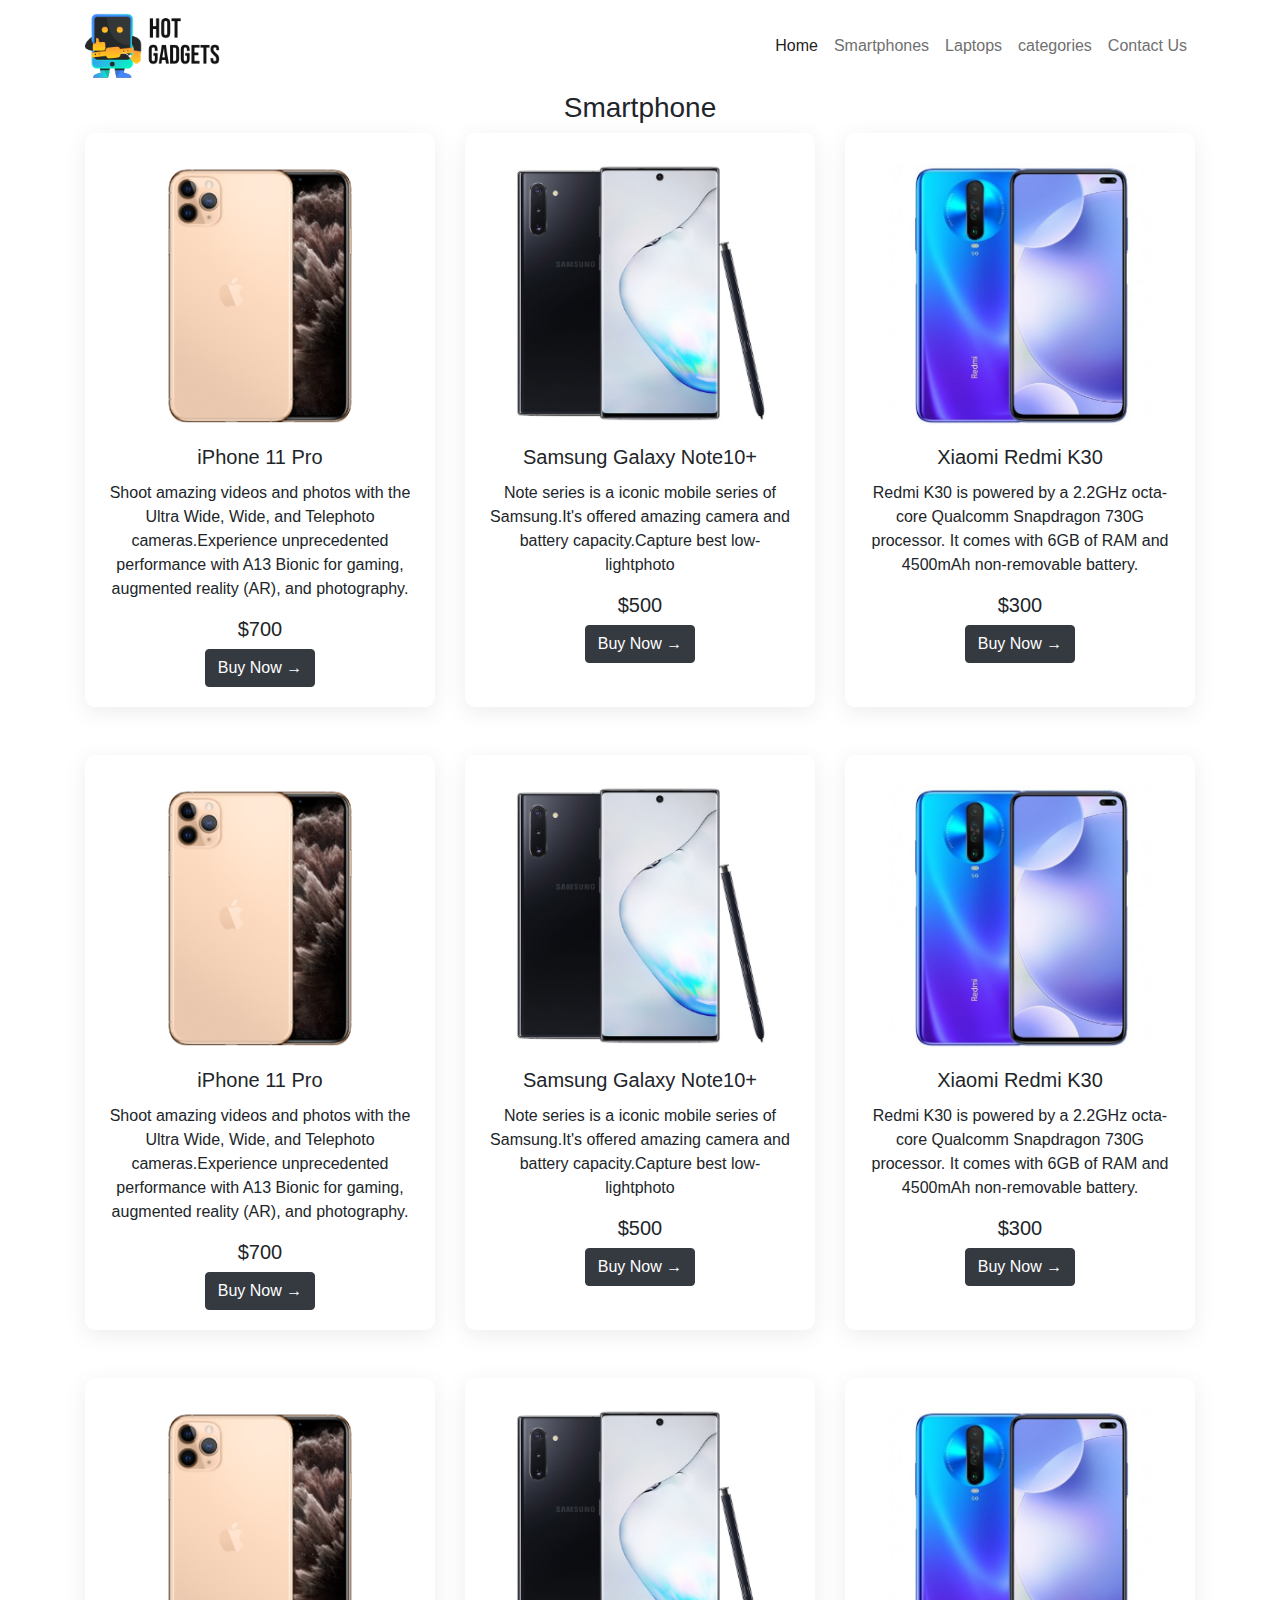
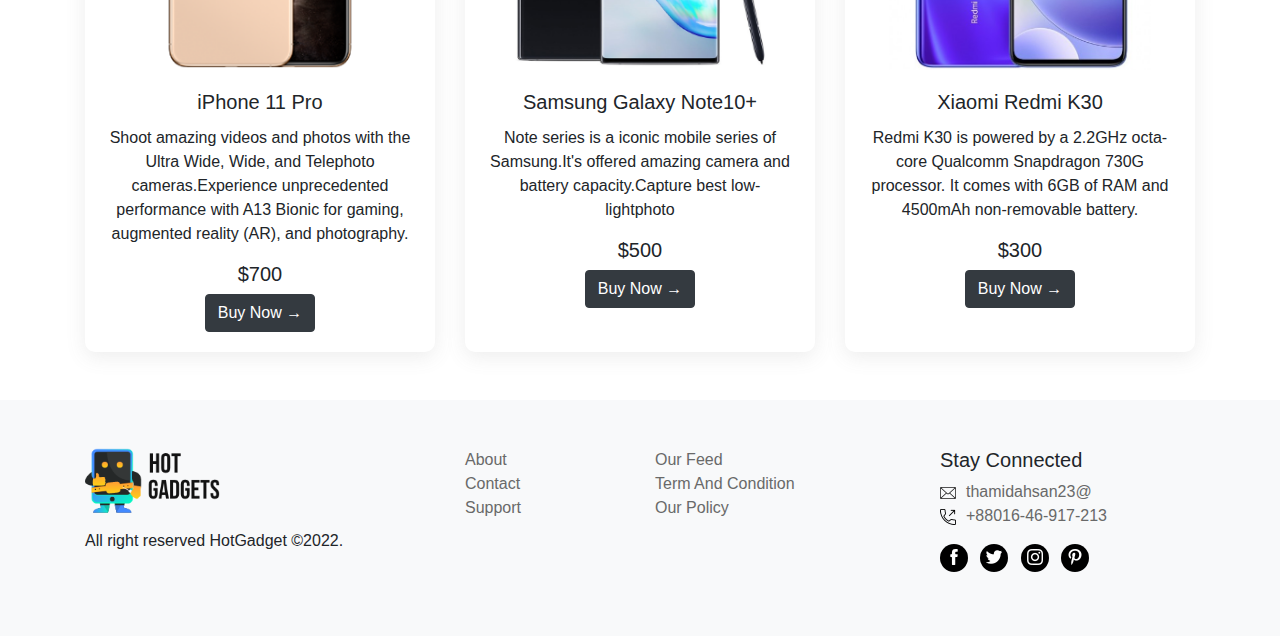
<file: phone.html>
<!DOCTYPE html>
<html lang="en">
<head>
    <meta charset="UTF-8">
    <meta http-equiv="X-UA-Compatible" content="IE=edge">
    <meta name="viewport" content="width=device-width, initial-scale=1.0">
    <title>Hot Gadget - Best e-commerce website in the World</title>
    
    <link rel="shortcut icon" href="images/icons/Tahmid.jpg" type="image/x-icon">
    <link rel="icon" href="images/icons/favicon.ico" type="image/x-icon">
    <link href="https://fonts.googleapis.com/css?family=Poppins&display=swap" rel="stylesheet">
    <link rel="stylesheet" href="https://stackpath.bootstrapcdn.com/bootstrap/4.4.1/css/bootstrap.min.css" integrity="sha384-Vkoo8x4CGsO3+Hhxv8T/Q5PaXtkKtu6ug5TOeNV6gBiFeWPGFN9MuhOf23Q9Ifjh" crossorigin="anonymous">
    <link href="https://cdn.jsdelivr.net/npm/bootstrap@5.2.3/dist/css/bootstrap.min.css" rel="stylesheet" integrity="sha384-rbsA2VBKQhggwzxH7pPCaAqO46MgnOM80zW1RWuH61DGLwZJEdK2Kadq2F9CUG65" crossorigin="anonymous">
    <link rel="stylesheet" href="style.css">
</head>
<body>
  <nav class="navbar navbar-expand-lg navbar-light bg-white">
    <div class="container">
        <a class="navbar-brand" href="index.html">
            <img src="images/logo.png" alt="Hotgadet Logo">
        </a>
        <button class="navbar-toggler" type="button" data-toggle="collapse" data-target="#navbarNav" aria-controls="navbarNav" aria-expanded="false" aria-label="Toggle navigation">
          <span class="navbar-toggler-icon"></span>
        </button>
        <div class="collapse navbar-collapse" id="navbarNav">
            <ul class="navbar-nav ml-auto">
                <li class="nav-item active">
                    <a class="nav-link" href="index.html">Home <span class="sr-only">(current)</span></a>
                </li>
                <li class="nav-item">
                    <a class="nav-link" href="index.html">Smartphones</a>
                </li>
                <li class="nav-item">
                    <a class="nav-link" href="index.html">Laptops</a>
                </li>
                <li class="nav-item">
                    <a class="nav-link" href="index.html">categories</a>
                </li>
                <li class="nav-item">
                    <a class="nav-link" href="index.html">Contact Us</a>
                </li>
            </ul>
        </div>
    </div>

</nav>
    
    <section class="product-section " id="smartphone">
                  <div class="container mb-5">
                    <div class="text-center">
                        <h3>Smartphone</h3>
                    </div>
                    <div class="smartphones text-center">
                        <div class="card-deck">
                            <div class="card">
                                <img src="images/phone/phone-2.png" class="card-img-top" alt="...">
                                <div class="card-body">
                                    <h5 class="card-title">iPhone 11 Pro</h5>
                                    <p class="card-text">Shoot amazing videos and photos with the Ultra Wide, Wide, and Telephoto cameras.Experience unprecedented performance with A13 Bionic for gaming, augmented reality (AR), and photography.</p>
                                    <h5>$700</h5>
                                    <a href="buynow.html">
                                <button class="btn btn-dark">Buy Now →</button>
                            </a>
                                </div>
                            </div>
                            <div class="card">
                                <img src="images/phone/phone-3.png" class="card-img-top" alt="...">
                                <div class="card-body">
                                    <h5 class="card-title">Samsung Galaxy Note10+</h5>
                                    <p class="card-text">Note series is a iconic mobile series of Samsung.It's offered amazing camera and battery capacity.Capture best low-lightphoto</p>
                                    <h5>$500</h5>
                                    <a href="buynow.html">
                                <button class="btn btn-dark">Buy Now →</button>
                            </a>
                                </div>
                            </div>
                            <div class="card">
                                <img src="images/phone/phone-1.png" class="card-img-top" alt="...">
                                <div class="card-body">
                                    <h5 class="card-title">Xiaomi Redmi K30</h5>
                                    <p class="card-text">Redmi K30 is powered by a 2.2GHz octa-core Qualcomm Snapdragon 730G processor. It comes with 6GB of RAM and 4500mAh non-removable battery.</p>
                                    <h5>$300</h5>
                                    <a href="buynow.html">
                                <button class="btn btn-dark">Buy Now →</button>
                            </a>
                                </div>
                            </div>
                        </div>
                    </div>
                  </div>


                <div class="container mb-5">
                  <div class="smartphones text-center">
                      <div class="card-deck">
                          <div class="card">
                              <img src="images/phone/phone-2.png" class="card-img-top" alt="...">
                              <div class="card-body">
                                  <h5 class="card-title">iPhone 11 Pro</h5>
                                  <p class="card-text">Shoot amazing videos and photos with the Ultra Wide, Wide, and Telephoto cameras.Experience unprecedented performance with A13 Bionic for gaming, augmented reality (AR), and photography.</p>
                                  <h5>$700</h5>
                                  <a href="buynow.html">
                                <button class="btn btn-dark">Buy Now →</button>
                            </a>
                              </div>
                          </div>
                          <div class="card">
                              <img src="images/phone/phone-3.png" class="card-img-top" alt="...">
                              <div class="card-body">
                                  <h5 class="card-title">Samsung Galaxy Note10+</h5>
                                  <p class="card-text">Note series is a iconic mobile series of Samsung.It's offered amazing camera and battery capacity.Capture best low-lightphoto</p>
                                  <h5>$500</h5>
                                  <a href="buynow.html">
                                <button class="btn btn-dark">Buy Now →</button>
                            </a>
                              </div>
                          </div>
                          <div class="card">
                              <img src="images/phone/phone-1.png" class="card-img-top" alt="...">
                              <div class="card-body">
                                  <h5 class="card-title">Xiaomi Redmi K30</h5>
                                  <p class="card-text">Redmi K30 is powered by a 2.2GHz octa-core Qualcomm Snapdragon 730G processor. It comes with 6GB of RAM and 4500mAh non-removable battery.</p>
                                  <h5>$300</h5>
                                  <a href="buynow.html">
                                <button class="btn btn-dark">Buy Now →</button>
                            </a>
                              </div>
                          </div>
                      </div>
                  </div>
              </div>


              <div class="container mb-5">
                <div class="smartphones text-center">
                    <div class="card-deck">
                        <div class="card">
                            <img src="images/phone/phone-2.png" class="card-img-top" alt="...">
                            <div class="card-body">
                                <h5 class="card-title">iPhone 11 Pro</h5>
                                <p class="card-text">Shoot amazing videos and photos with the Ultra Wide, Wide, and Telephoto cameras.Experience unprecedented performance with A13 Bionic for gaming, augmented reality (AR), and photography.</p>
                                <h5>$700</h5>
                                <a href="buynow.html">
                                <button class="btn btn-dark">Buy Now →</button>
                            </a>
                            </div>
                        </div>
                        <div class="card">
                            <img src="images/phone/phone-3.png" class="card-img-top" alt="...">
                            <div class="card-body">
                                <h5 class="card-title">Samsung Galaxy Note10+</h5>
                                <p class="card-text">Note series is a iconic mobile series of Samsung.It's offered amazing camera and battery capacity.Capture best low-lightphoto</p>
                                <h5>$500</h5>
                                <a href="buynow.html">
                                <button class="btn btn-dark">Buy Now →</button>
                            </a>
                            </div>
                        </div>
                        <div class="card">
                            <img src="images/phone/phone-1.png" class="card-img-top" alt="...">
                            <div class="card-body">
                                <h5 class="card-title">Xiaomi Redmi K30</h5>
                                <p class="card-text">Redmi K30 is powered by a 2.2GHz octa-core Qualcomm Snapdragon 730G processor. It comes with 6GB of RAM and 4500mAh non-removable battery.</p>
                                <h5>$300</h5>
                                <a href="buynow.html">
                                <button class="btn btn-dark">Buy Now →</button>
                            </a>
                            </div>
                        </div>
                    </div>
                </div>
            </div>
    </section>

    <footer class="bg-light mt-5" id="contact-us">
      <div class="container py-5">
          <div class="row">
              <div class="col-md-4 order-4 order-md-0">
                  <a href="index.html">
                      <img class="d-none d-md-block" src="images/logo.png" alt="">
                  </a>
                  <p class="mt-3 text-center text-md-left">All right reserved HotGadget ©2022.</p>
              </div>
              <div class="col-6 col-md-2">
                  <ul class="list-unstyled">
                      <li><a href="https://www.facebook.com/thamid.shopnil">About</a></li>
                      <li><a href="https://www.facebook.com/thamid.shopnil">Contact</a></li>
                      <li><a href="https://www.facebook.com/thamid.shopnil">Support</a></li>
                  </ul>
              </div>
              <div class="col-6 col-md-3">
                  <ul class="list-unstyled">
                      <li><a href="https://www.facebook.com/thamid.shopnil">Our Feed</a></li>
                      <li><a href="https://www.facebook.com/thamid.shopnil">Term And Condition</a></li>
                      <li><a href="https://www.facebook.com/thamid.shopnil">Our Policy</a></li>
                  </ul>
              </div>
              <div class="col-md-3 text-center text-md-left">
                  <h5>Stay Connected</h5>
                  <ul class="list-unstyled contact-info">
                      <li><img src="images/icons/email.png" alt=""><a href="mailto:thamidahsan23@gmail.com">thamidahsan23@</a></li>
                      <li><img src="images/icons/call.png" alt=""><a href="tel:8801646917213">+88016-46-917-213</a></li>
                  </ul>
                  <ul class="list-inline social-media">
                      <li class="list-inline-item">
                          <a target="_blank" href="https://www.facebook.com/thamid.shopnil"><img src="images/icons/facebook.png" alt=""></a>
                      </li>
                      <li class="list-inline-item">
                          <a target="_blank" href="https://twitter.com/"><img src="images/icons/twitter.png" alt=""></a>
                      </li>
                      <li class="list-inline-item">
                          <a target="_blank" href="https://www.instagram.com/tahmid.shopnil/"><img src="images/icons/instagram.png" alt=""></a>
                      </li>
                      <li class="list-inline-item">
                          <a target="_blank" href="https://pinterest.com/"><img src="images/icons/pinterest.png" alt=""></a>
                      </li>
                  </ul>
              </div>
          </div>
      </div>

  </footer>

                    
    
    
    
    
      <script src="https://code.jquery.com/jquery-3.4.1.slim.min.js" integrity="sha384-J6qa4849blE2+poT4WnyKhv5vZF5SrPo0iEjwBvKU7imGFAV0wwj1yYfoRSJoZ+n" crossorigin="anonymous"></script>
      <script src="https://cdn.jsdelivr.net/npm/popper.js@1.16.0/dist/umd/popper.min.js" integrity="sha384-Q6E9RHvbIyZFJoft+2mJbHaEWldlvI9IOYy5n3zV9zzTtmI3UksdQRVvoxMfooAo" crossorigin="anonymous"></script>
      <script src="https://stackpath.bootstrapcdn.com/bootstrap/4.4.1/js/bootstrap.min.js" integrity="sha384-wfSDF2E50Y2D1uUdj0O3uMBJnjuUD4Ih7YwaYd1iqfktj0Uod8GCExl3Og8ifwB6" crossorigin="anonymous"></script>
      <script src="https://cdn.jsdelivr.net/npm/bootstrap@5.2.3/dist/js/bootstrap.bundle.min.js" integrity="sha384-kenU1KFdBIe4zVF0s0G1M5b4hcpxyD9F7jL+jjXkk+Q2h455rYXK/7HAuoJl+0I4" crossorigin="anonymous"></script>

</body>
</html>
</file>
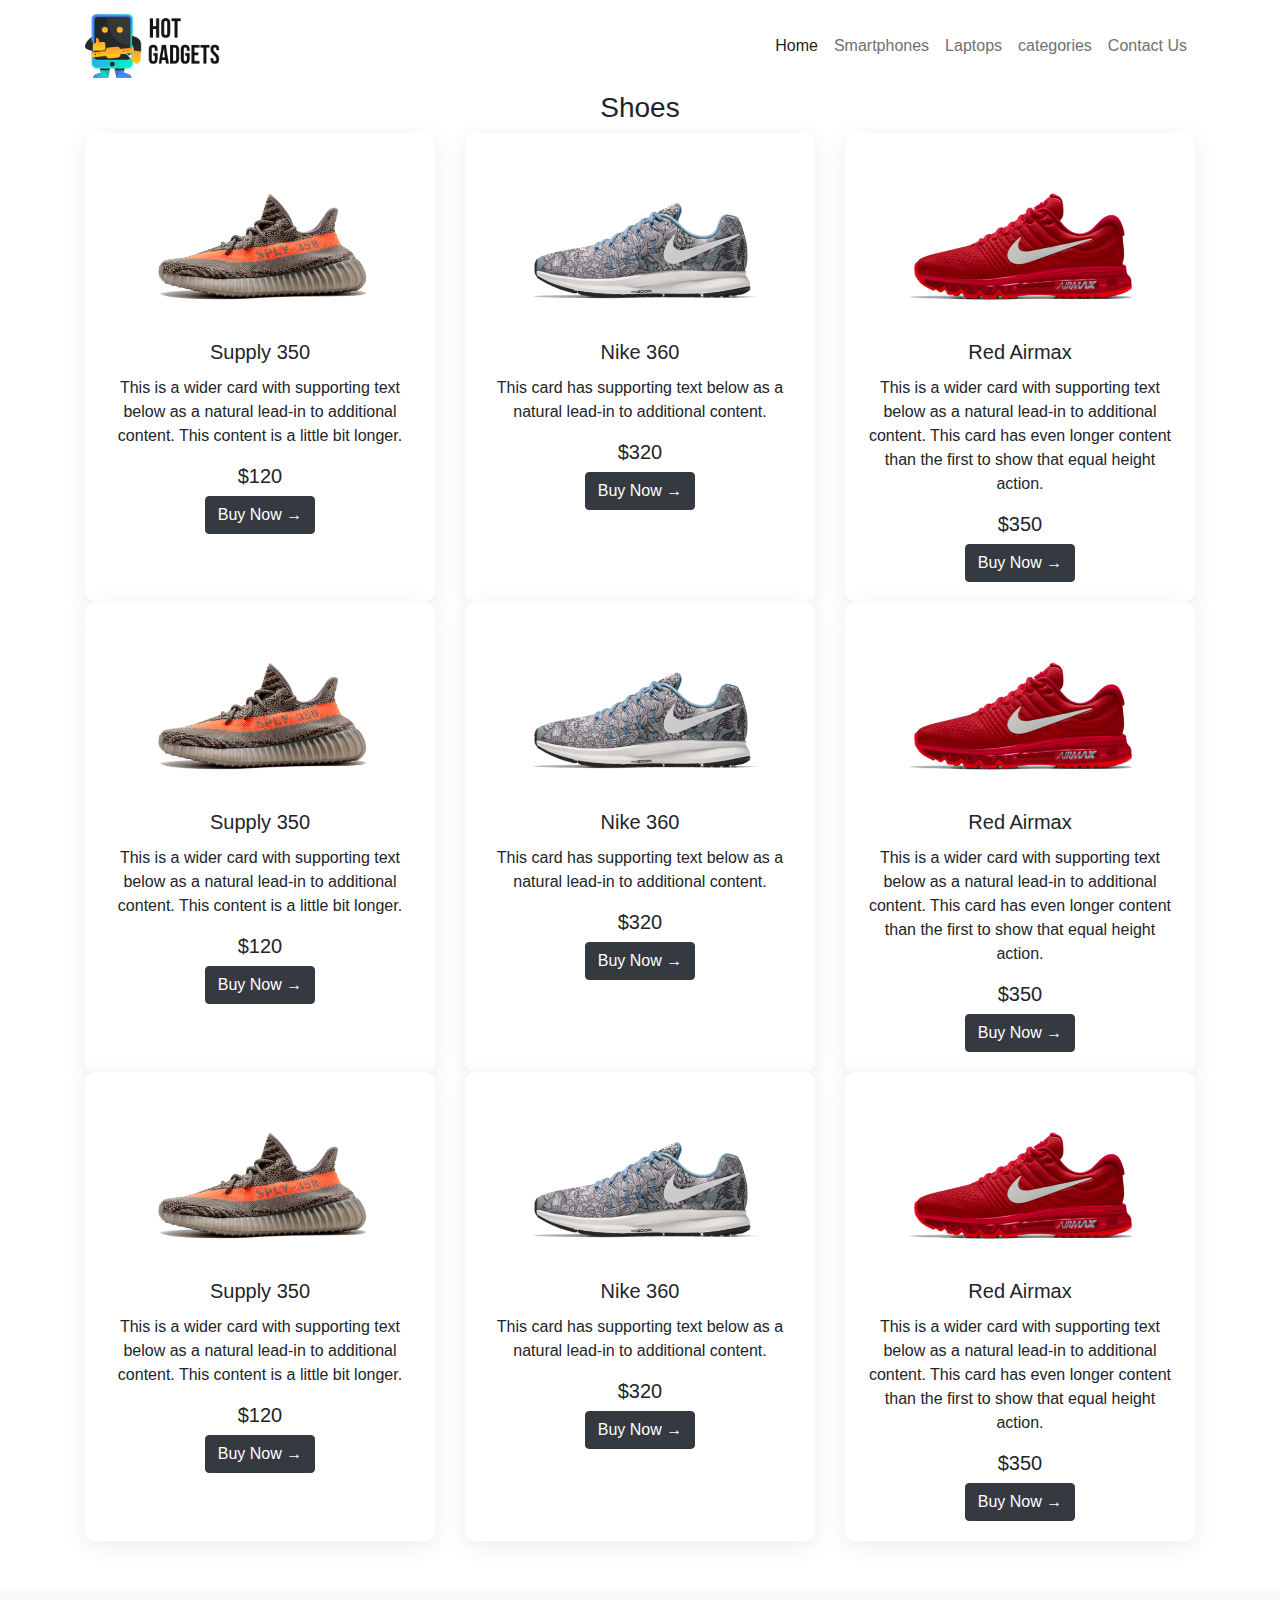
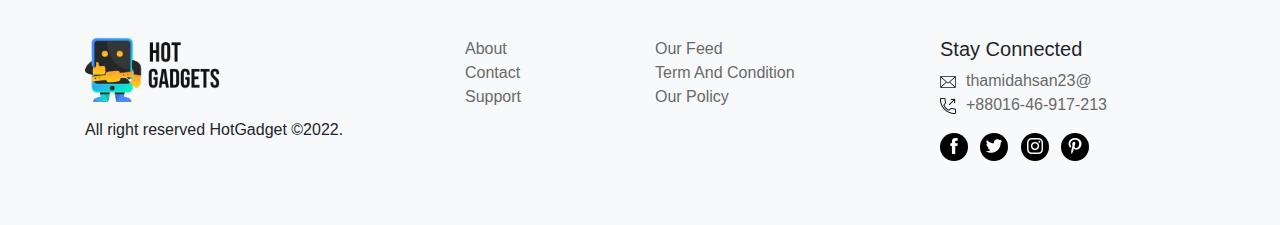
<file: shoes.html>
<!DOCTYPE html>
<html lang="en">
<head>
    <meta charset="UTF-8">
    <meta http-equiv="X-UA-Compatible" content="IE=edge">
    <meta name="viewport" content="width=device-width, initial-scale=1.0">
    <title>Hot Gadget - Best e-commerce website in the World</title>
    <link rel="shortcut icon" href="images/icons/Tahmid.jpg" type="image/x-icon">
    <link rel="icon" href="images/icons/favicon.ico" type="image/x-icon">
    <link href="https://fonts.googleapis.com/css?family=Poppins&display=swap" rel="stylesheet">
    <link rel="stylesheet" href="https://stackpath.bootstrapcdn.com/bootstrap/4.4.1/css/bootstrap.min.css" integrity="sha384-Vkoo8x4CGsO3+Hhxv8T/Q5PaXtkKtu6ug5TOeNV6gBiFeWPGFN9MuhOf23Q9Ifjh" crossorigin="anonymous">
    <link href="https://cdn.jsdelivr.net/npm/bootstrap@5.2.3/dist/css/bootstrap.min.css" rel="stylesheet" integrity="sha384-rbsA2VBKQhggwzxH7pPCaAqO46MgnOM80zW1RWuH61DGLwZJEdK2Kadq2F9CUG65" crossorigin="anonymous">
    <link rel="stylesheet" href="style.css">
</head>
<body>
    <nav class="navbar navbar-expand-lg navbar-light bg-white">
        <div class="container">
            <a class="navbar-brand" href="index.html">
                <img src="images/logo.png" alt="Hotgadet Logo">
            </a>
            <button class="navbar-toggler" type="button" data-toggle="collapse" data-target="#navbarNav" aria-controls="navbarNav" aria-expanded="false" aria-label="Toggle navigation">
              <span class="navbar-toggler-icon"></span>
            </button>
            <div class="collapse navbar-collapse" id="navbarNav">
                <ul class="navbar-nav ml-auto">
                    <li class="nav-item active">
                        <a class="nav-link" href="index.html">Home <span class="sr-only">(current)</span></a>
                    </li>
                    <li class="nav-item">
                        <a class="nav-link" href="#smartphone">Smartphones</a>
                    </li>
                    <li class="nav-item">
                        <a class="nav-link" href="#laptop">Laptops</a>
                    </li>
                    <li class="nav-item">
                        <a class="nav-link" href="#category">categories</a>
                    </li>
                    <li class="nav-item">
                        <a class="nav-link" href="#contact-us">Contact Us</a>
                    </li>
                </ul>
            </div>
        </div>

    </nav>

    <section>
        <div class="container shoes" id="shoes">
            <div class="d-flex justify-content-center">
                <h3 >Shoes</h3>
            </div>
            
            <div class="row row-cols-1 row-cols-md-3 g-4 text-center">
                <div class="col">
                    <div class="card h-100">
                        <img src="images/shoes/shoe-1.png" class="card-img-top" alt="...">
                        <div class="card-body">
                        <h5 class="card-title">Supply 350</h5>
                        <p class="card-text">This is a wider card with supporting text below as a natural lead-in to additional content. This content is a little bit longer.</p>
                        <h5>$120</h5>
                        <a href="buynow.html">
                                    <button class="btn btn-dark">Buy Now →</button>
                                </a>
                        </div>
                    </div>
                    </div>
                    <div class="col">
                    <div class="card h-100">
                        <img src="images/shoes/shoe-2.png" class="card-img-top" alt="...">
                        <div class="card-body">
                        <h5 class="card-title">Nike 360</h5>
                        <p class="card-text">This card has supporting text below as a natural lead-in to additional content.</p>
                        <h5>$320</h5>
                        <a href="buynow.html">
                                    <button class="btn btn-dark">Buy Now →</button>
                                </a>
                        </div>
        
                    </div>
                    </div>
                    <div class="col">
                    <div class="card h-100">
                        <img src="images/shoes/shoe-3.png" class="card-img-top" alt="...">
                        <div class="card-body">
                        <h5 class="card-title">Red Airmax</h5>
                        <p class="card-text">This is a wider card with supporting text below as a natural lead-in to additional content. This card has even longer content than the first to show that equal height action.</p>
                        <h5>$350</h5>
                        <a href="buynow.html">
                                    <button class="btn btn-dark">Buy Now →</button>
                                </a>
                        </div>
                    </div>
                    </div>
                </div>
              <div class="row row-cols-1 row-cols-md-3 g-4 text-center">
                <div class="col">
                    <div class="card h-100">
                        <img src="images/shoes/shoe-1.png" class="card-img-top" alt="...">
                        <div class="card-body">
                        <h5 class="card-title">Supply 350</h5>
                        <p class="card-text">This is a wider card with supporting text below as a natural lead-in to additional content. This content is a little bit longer.</p>
                        <h5>$120</h5>
                        <a href="buynow.html">
                                    <button class="btn btn-dark">Buy Now →</button>
                                </a>
                        </div>
                    </div>
                    </div>
                    <div class="col">
                    <div class="card h-100">
                        <img src="images/shoes/shoe-2.png" class="card-img-top" alt="...">
                        <div class="card-body">
                        <h5 class="card-title">Nike 360</h5>
                        <p class="card-text">This card has supporting text below as a natural lead-in to additional content.</p>
                        <h5>$320</h5>
                        <a href="buynow.html">
                                    <button class="btn btn-dark">Buy Now →</button>
                                </a>
                        </div>
        
                    </div>
                    </div>
                    <div class="col">
                    <div class="card h-100">
                        <img src="images/shoes/shoe-3.png" class="card-img-top" alt="...">
                        <div class="card-body">
                        <h5 class="card-title">Red Airmax</h5>
                        <p class="card-text">This is a wider card with supporting text below as a natural lead-in to additional content. This card has even longer content than the first to show that equal height action.</p>
                        <h5>$350</h5>
                        <a href="buynow.html">
                                    <button class="btn btn-dark">Buy Now →</button>
                                </a>
                        </div>
                    </div>
                    </div>
                </div>
                <div class="row row-cols-1 row-cols-md-3 g-4 text-center">
                    <div class="col">
                        <div class="card h-100">
                            <img src="images/shoes/shoe-1.png" class="card-img-top" alt="...">
                            <div class="card-body">
                            <h5 class="card-title">Supply 350</h5>
                            <p class="card-text">This is a wider card with supporting text below as a natural lead-in to additional content. This content is a little bit longer.</p>
                            <h5>$120</h5>
                            <a href="buynow.html">
                                        <button class="btn btn-dark">Buy Now →</button>
                                    </a>
                            </div>
                        </div>
                        </div>
                        <div class="col">
                        <div class="card h-100">
                            <img src="images/shoes/shoe-2.png" class="card-img-top" alt="...">
                            <div class="card-body">
                            <h5 class="card-title">Nike 360</h5>
                            <p class="card-text">This card has supporting text below as a natural lead-in to additional content.</p>
                            <h5>$320</h5>
                            <a href="buynow.html">
                                        <button class="btn btn-dark">Buy Now →</button>
                                    </a>
                            </div>
            
                        </div>
                        </div>
                        <div class="col">
                        <div class="card h-100">
                            <img src="images/shoes/shoe-3.png" class="card-img-top" alt="...">
                            <div class="card-body">
                            <h5 class="card-title">Red Airmax</h5>
                            <p class="card-text">This is a wider card with supporting text below as a natural lead-in to additional content. This card has even longer content than the first to show that equal height action.</p>
                            <h5>$350</h5>
                            <a href="buynow.html">
                                        <button class="btn btn-dark">Buy Now →</button>
                                    </a>
                            </div>
                        </div>
                        </div>
                    </div>
            </div>
    </section>






    <footer class="bg-light mt-5" id="contact-us">
        <div class="container py-5">
            <div class="row">
                <div class="col-md-4 order-4 order-md-0">
                    <a href="index.html">
                        <img class="d-none d-md-block" src="images/logo.png" alt="">
                    </a>
                    <p class="mt-3 text-center text-md-left">All right reserved HotGadget ©2022.</p>
                </div>
                <div class="col-6 col-md-2">
                    <ul class="list-unstyled">
                        <li><a href="https://www.facebook.com/thamid.shopnil">About</a></li>
                        <li><a href="https://www.facebook.com/thamid.shopnil">Contact</a></li>
                        <li><a href="https://www.facebook.com/thamid.shopnil">Support</a></li>
                    </ul>
                </div>
                <div class="col-6 col-md-3">
                    <ul class="list-unstyled">
                        <li><a href="https://www.facebook.com/thamid.shopnil">Our Feed</a></li>
                        <li><a href="https://www.facebook.com/thamid.shopnil">Term And Condition</a></li>
                        <li><a href="https://www.facebook.com/thamid.shopnil">Our Policy</a></li>
                    </ul>
                </div>
                <div class="col-md-3 text-center text-md-left">
                    <h5>Stay Connected</h5>
                    <ul class="list-unstyled contact-info">
                        <li><img src="images/icons/email.png" alt=""><a href="mailto:thamidahsan23@gmail.com">thamidahsan23@</a></li>
                        <li><img src="images/icons/call.png" alt=""><a href="tel:8801646917213">+88016-46-917-213</a></li>
                    </ul>
                    <ul class="list-inline social-media">
                        <li class="list-inline-item">
                            <a target="_blank" href="https://www.facebook.com/thamid.shopnil"><img src="images/icons/facebook.png" alt=""></a>
                        </li>
                        <li class="list-inline-item">
                            <a target="_blank" href="https://twitter.com/"><img src="images/icons/twitter.png" alt=""></a>
                        </li>
                        <li class="list-inline-item">
                            <a target="_blank" href="https://www.instagram.com/tahmid.shopnil/"><img src="images/icons/instagram.png" alt=""></a>
                        </li>
                        <li class="list-inline-item">
                            <a target="_blank" href="https://pinterest.com/"><img src="images/icons/pinterest.png" alt=""></a>
                        </li>
                    </ul>
                </div>
            </div>
        </div>

    </footer>



    <script src="https://code.jquery.com/jquery-3.4.1.slim.min.js" integrity="sha384-J6qa4849blE2+poT4WnyKhv5vZF5SrPo0iEjwBvKU7imGFAV0wwj1yYfoRSJoZ+n" crossorigin="anonymous"></script>
    <script src="https://cdn.jsdelivr.net/npm/popper.js@1.16.0/dist/umd/popper.min.js" integrity="sha384-Q6E9RHvbIyZFJoft+2mJbHaEWldlvI9IOYy5n3zV9zzTtmI3UksdQRVvoxMfooAo" crossorigin="anonymous"></script>
    <script src="https://stackpath.bootstrapcdn.com/bootstrap/4.4.1/js/bootstrap.min.js" integrity="sha384-wfSDF2E50Y2D1uUdj0O3uMBJnjuUD4Ih7YwaYd1iqfktj0Uod8GCExl3Og8ifwB6" crossorigin="anonymous"></script>
    <script src="https://cdn.jsdelivr.net/npm/bootstrap@5.2.3/dist/js/bootstrap.bundle.min.js" integrity="sha384-kenU1KFdBIe4zVF0s0G1M5b4hcpxyD9F7jL+jjXkk+Q2h455rYXK/7HAuoJl+0I4" crossorigin="anonymous"></script>
</body>
</html>
</file>
<file: style.css>
* {
    transition: .3s all ease-in-out;
}

body {
    font-family: 'Poppins', ;
}

h1 {
    font-size: 41px;
}

h2,
h3 {
    font-weight: 500;
}

h2 {
    font-size: 34px;
}
a{
    text-decoration: none;
}
a:hover {
    text-decoration: none;
    color: #FFD019;
}

.navbar-brand img,
footer img {
    height: 65px;
}

.navbar-light .navbar-nav .nav-link {
    color: #707070;
}

.banner-section {
    background-image: url(images/bg-2.png);
    background-repeat: no-repeat;
    background-position: left bottom;
    background-size: 8%;
}

.carousel-item {
    background-image: url(images/bg-1.png);
    background-repeat: no-repeat;
    background-position: center;
    background-size: 5%;
    padding-bottom: 50px;
}

.carousel-indicators li {
    background-color: #CECECE;
    height: 10px;
    width: 16px;
    border-radius: 6px;
    border: none;
}

.carousel-indicators .active {
    background-image: linear-gradient(to right, #FF9C35, #FFD019);
    width: 45px;
}

.card {
    border: none;
    box-shadow: 0 5px 20px rgba(109, 109, 109, 0.12);
    border-radius: 10px;
}

.card img {
    padding-top: 30px;
    width: 75%;
    height: auto;
    display: block;
    margin: 0 auto;
}

span.color-bar {
    display: block;
    margin: 0 auto;
    width: 120px;
    height: 5px;
    border-radius: 5px;
    background-image: linear-gradient(to left, #FF9C35, #FFD019);
}

.product-cat-title a {
    color: #FF9D00;
    font-weight: 700;
}

.single-cat,
.shoes{
    text-align: center;
    border-radius: 20px 0 20px 0px;
}
.single-cat a h4{
    color: #2c2c2c;
    margin-top: 10px;
}
.single-cat.reverse-radious{
    border-radius: 0 20px 0 20px;

}

.single-cat:hover {
    transform: translateY(-10px);
}

footer li a {
    color: dimgray;
}

.contact-info img,
.social-media img {
    width: 16px;
    height: 16px;
}

.contact-info img {
    margin-right: 10px;
}

.social-media li a {
    display: block;
    text-align: center;
    width: 28px;
    height: 28px;
    background-color: #000000;
    border-radius: 50%;
}

.social-media li a:hover {
    background-image: linear-gradient(to left, #FF9C35, #FFD019);
}
</file>
